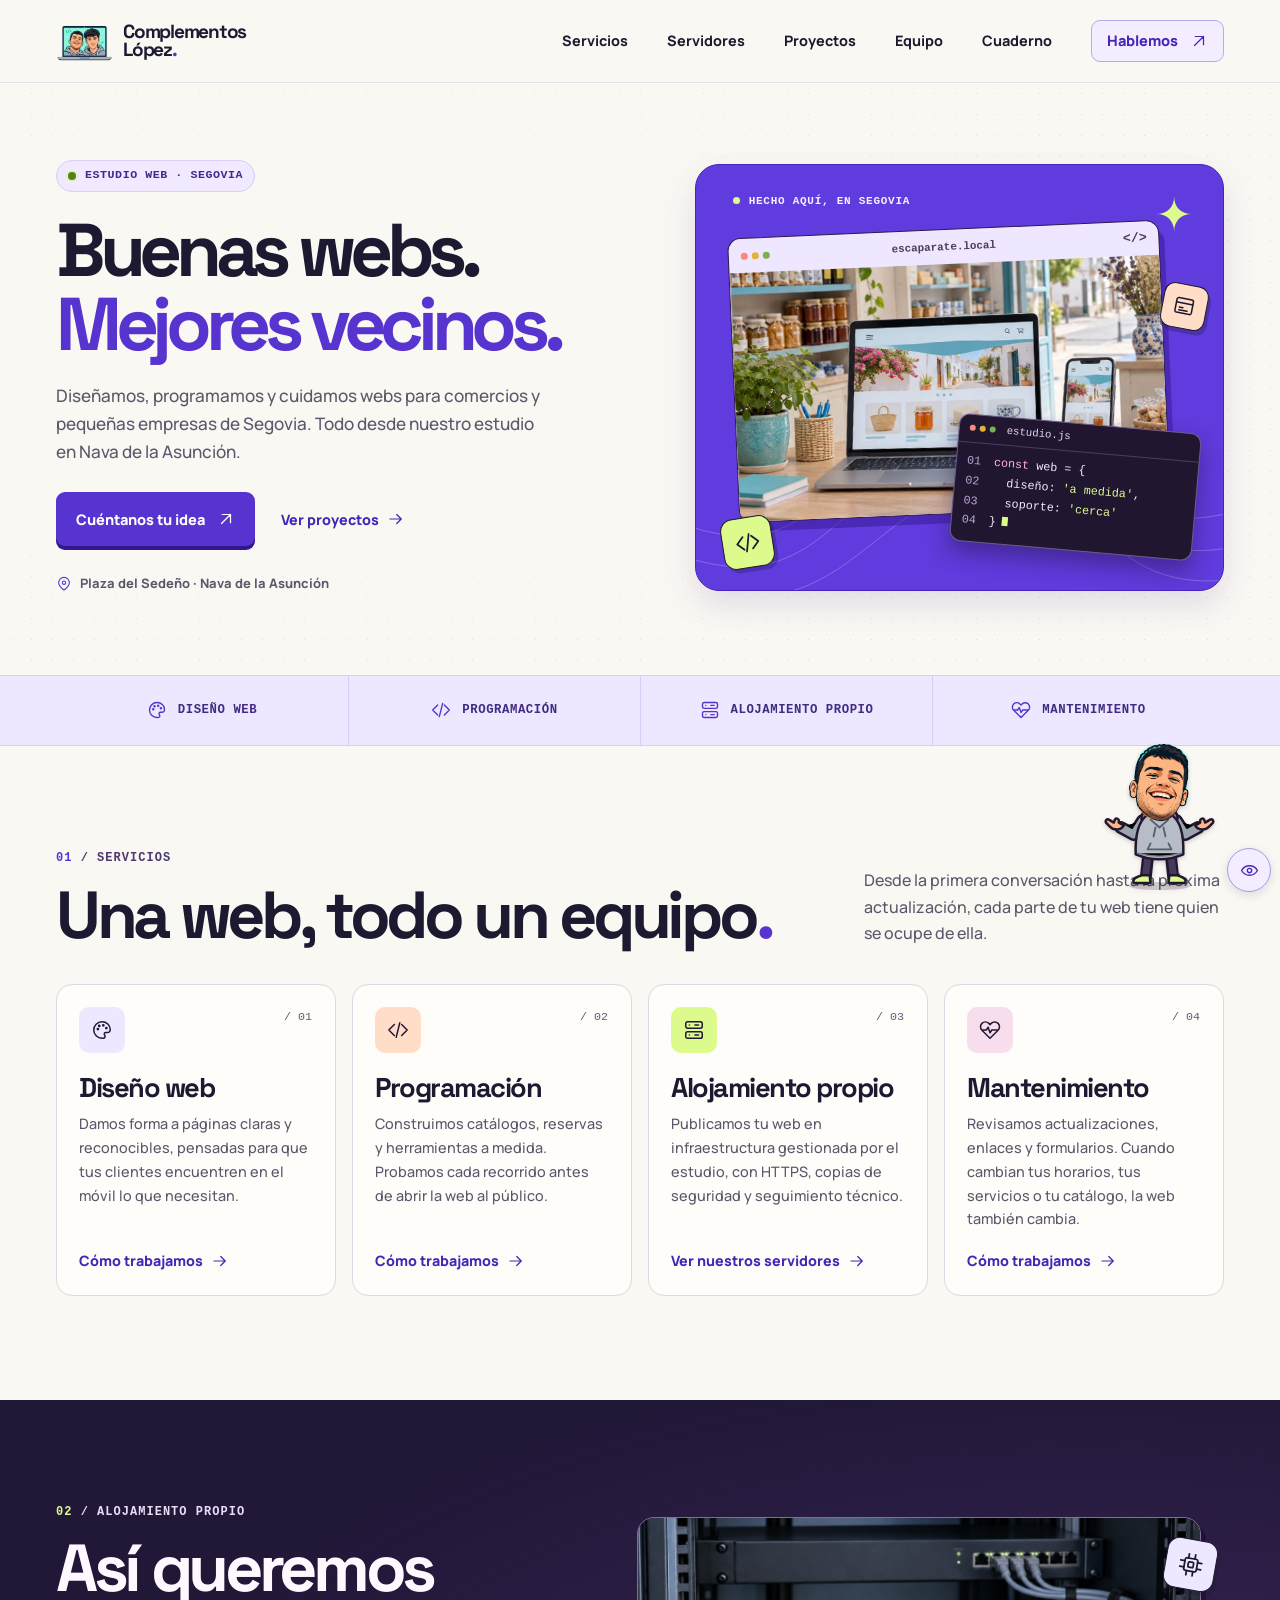
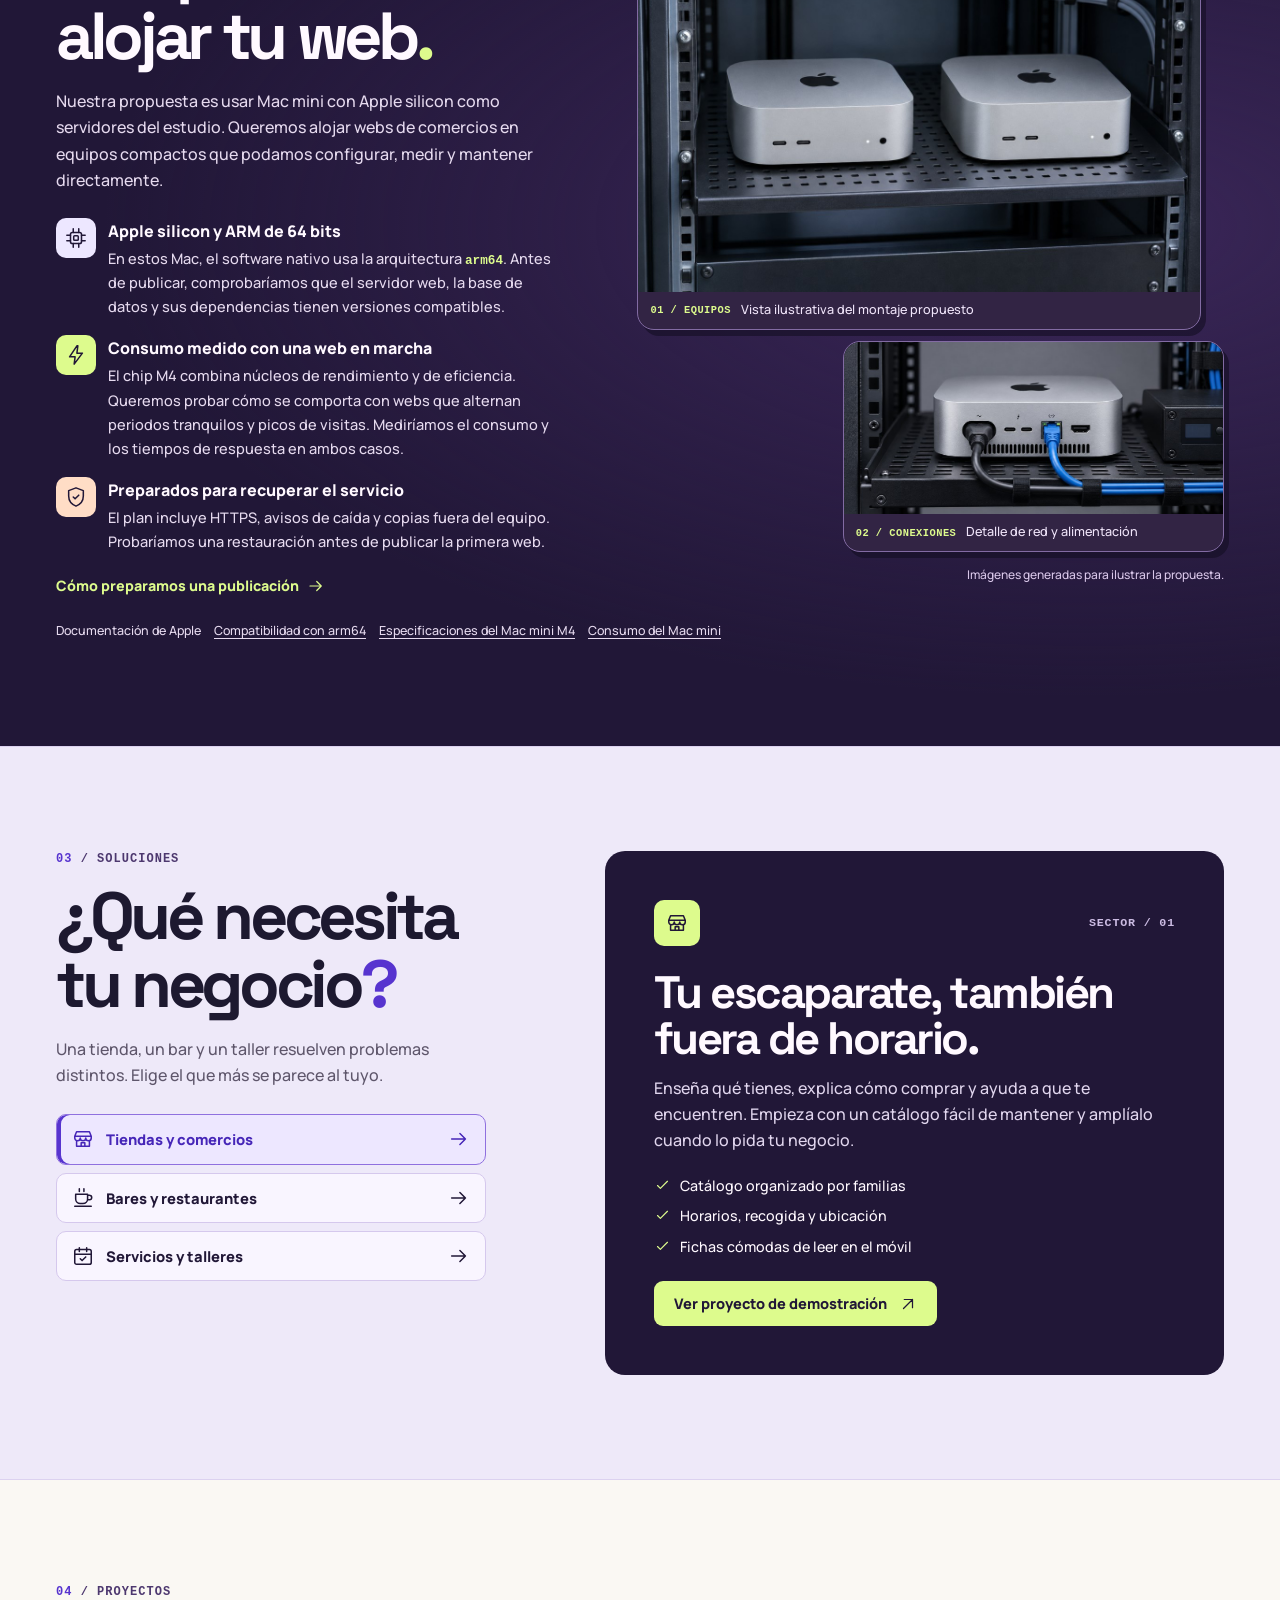
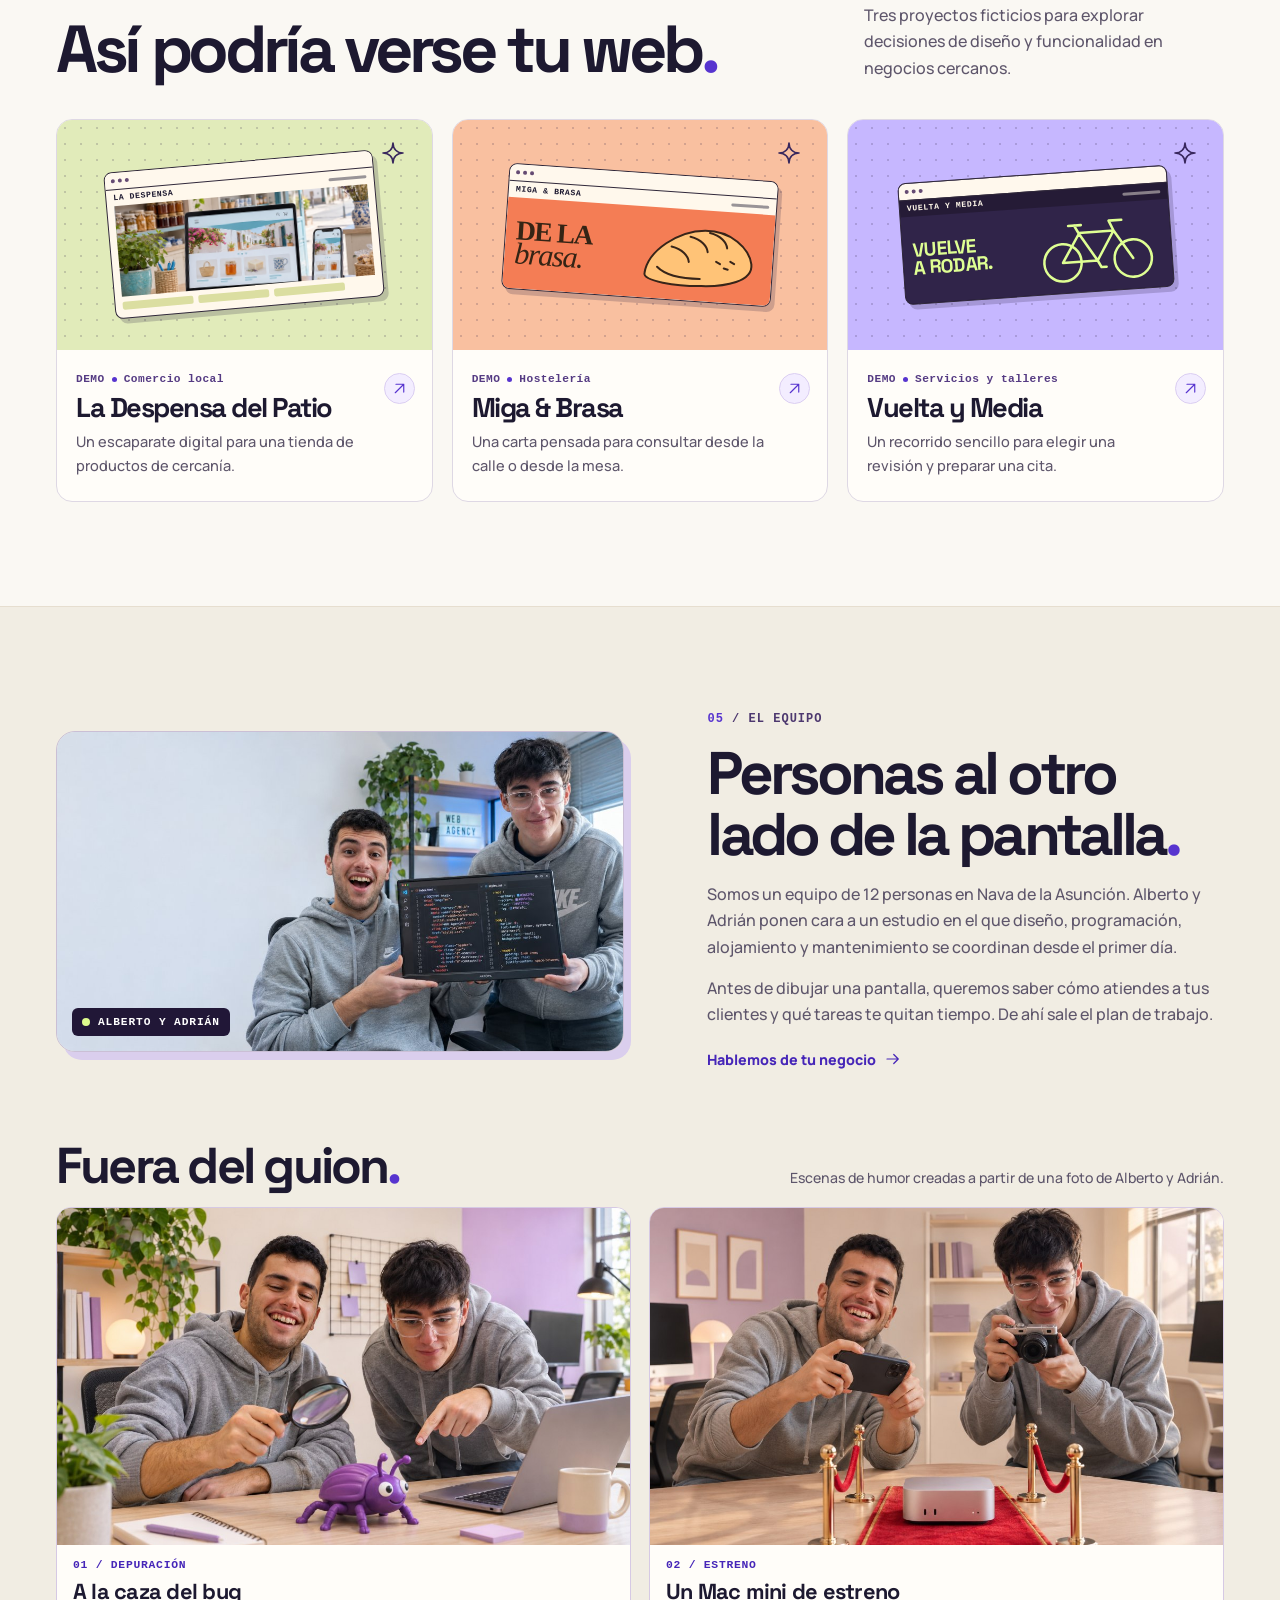
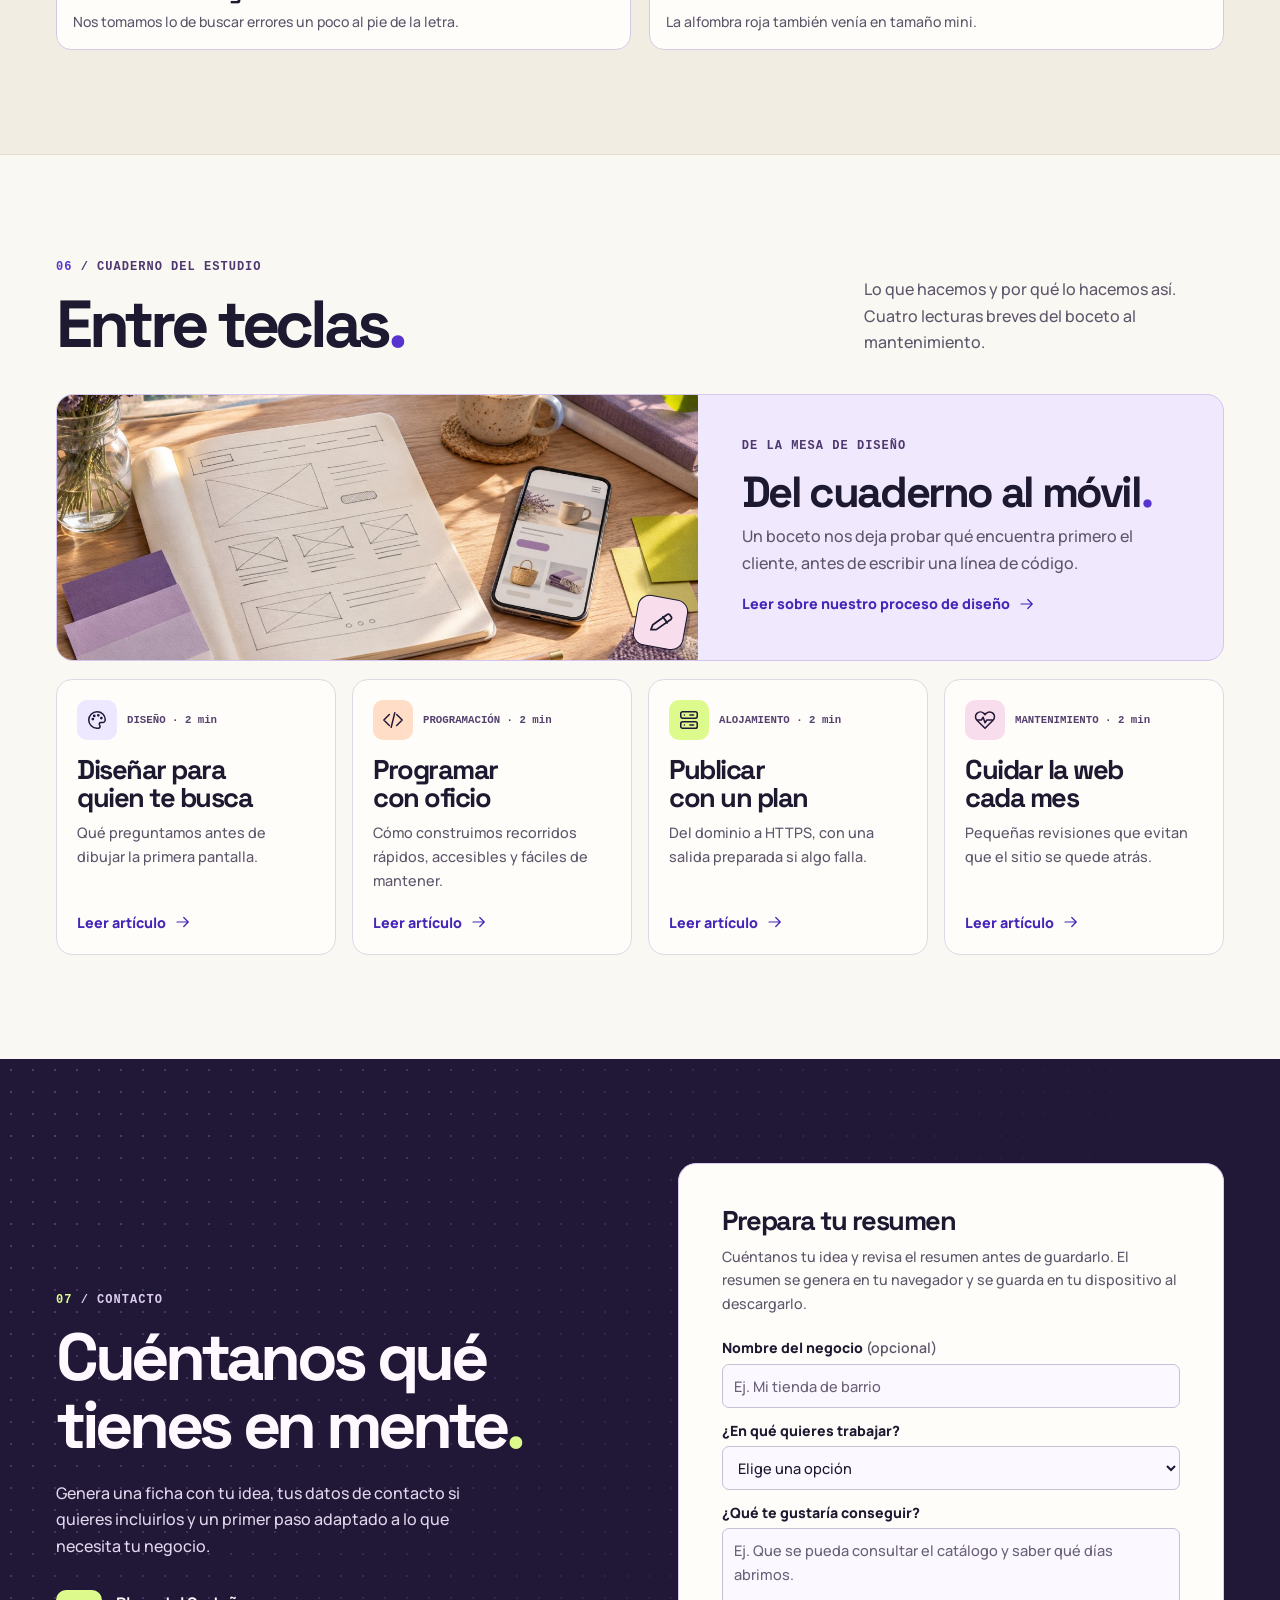
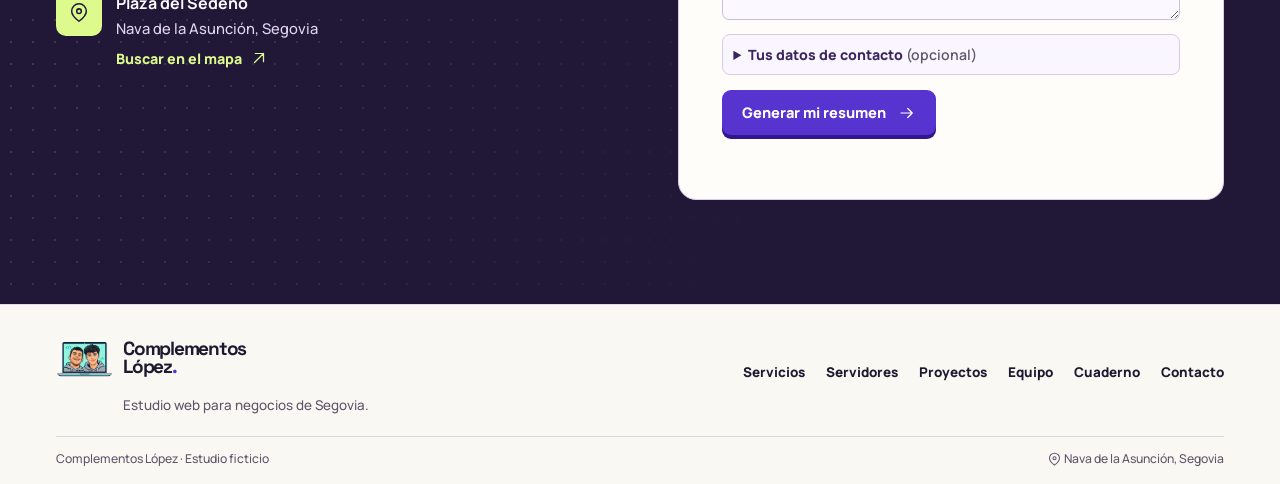
<file: index.html>
<!doctype html>
<html lang="es">
<head>
  <meta charset="utf-8">
  <meta name="viewport" content="width=device-width, initial-scale=1">
  <meta name="description" content="Diseño, programación, alojamiento propio y mantenimiento web para comercios y pequeñas empresas de Segovia.">
  <meta name="theme-color" content="#faf8f3">
  <title>Complementos López · Estudio web en Segovia</title>
  <link rel="icon" type="image/svg+xml" href="recursos/icono.svg">
  <link rel="stylesheet" href="estilos.css">
  <script src="sitio.js" defer></script>
</head>
<body>
<a class="skip" href="#contenido">Saltar al contenido</a>
<header class="site-header">
  <div class="shell header-row">
    <a class="brand" href="index.html" aria-label="Complementos López. Inicio"><img src="recursos/Logo-Complementos-Lopez.png" width="57" height="57" alt=""><span>Complementos <span>López<span class="brand-dot">.</span></span></span></a>
    <button class="menu-toggle" type="button" aria-expanded="false" aria-controls="navegacion"><span>Menú</span><svg class="icon " viewBox="0 0 24 24" fill="none" stroke="currentColor" stroke-width="1.65" stroke-linecap="round" stroke-linejoin="round" aria-hidden="true"><path d="M4 7h16M4 12h16M4 17h16"/></svg><svg class="icon " viewBox="0 0 24 24" fill="none" stroke="currentColor" stroke-width="1.65" stroke-linecap="round" stroke-linejoin="round" aria-hidden="true"><path d="m5 5 14 14m0-14L5 19"/></svg></button>
    <nav id="navegacion" class="site-nav" aria-label="Navegación principal">
      <a href="#servicios">Servicios</a>
      <a href="#servidores">Servidores</a><a href="#proyectos">Proyectos</a>
      <a href="#equipo">Equipo</a>
      <a href="#articulos">Cuaderno</a>
      <a class="button button-small button-header" href="#contacto">Hablemos <svg class="icon " viewBox="0 0 24 24" fill="none" stroke="currentColor" stroke-width="1.65" stroke-linecap="round" stroke-linejoin="round" aria-hidden="true"><path d="M6 18 18 6M7 6h11v11"/></svg></a>
    </nav>
  </div>
</header>
<main id="contenido" tabindex="-1">
<section class="hero">
  <div class="shell hero-grid">
    <div class="hero-copy">
      <p class="badge"><span></span> ESTUDIO WEB · SEGOVIA</p>
      <h1>Buenas webs.<br><em>Mejores vecinos.</em></h1>
      <p class="hero-description">Diseñamos, programamos y cuidamos webs para comercios y pequeñas empresas de Segovia. Todo desde nuestro estudio en Nava de la Asunción.</p>
      <div class="hero-actions">
        <a class="button button-primary" href="#contacto">Cuéntanos tu idea <svg class="icon " viewBox="0 0 24 24" fill="none" stroke="currentColor" stroke-width="1.65" stroke-linecap="round" stroke-linejoin="round" aria-hidden="true"><path d="M6 18 18 6M7 6h11v11"/></svg></a>
        <a class="text-link" href="#proyectos">Ver proyectos <svg class="icon " viewBox="0 0 24 24" fill="none" stroke="currentColor" stroke-width="1.65" stroke-linecap="round" stroke-linejoin="round" aria-hidden="true"><path d="M4 12h15m-6-6 6 6-6 6"/></svg></a>
      </div>
      <p class="hero-location"><svg class="icon " viewBox="0 0 24 24" fill="none" stroke="currentColor" stroke-width="1.65" stroke-linecap="round" stroke-linejoin="round" aria-hidden="true"><path d="M20 10c0 5-8 11-8 11s-8-6-8-11a8 8 0 1 1 16 0Z"/><circle cx="12" cy="10" r="2.5"/></svg> Plaza del Sedeño · Nava de la Asunción</p>
    </div>
    <div class="hero-art">
      <svg class="hero-line" viewBox="0 0 580 440" preserveAspectRatio="none" aria-hidden="true"><path d="M-23 369C158 436 141 260 315 271s122 124 279 88M-30 400c188 69 183-105 345-98s125 121 281 93M-20 428c182 75 216-99 348-92s121 110 266 93" fill="none" stroke="currentColor"/></svg>
      <span class="hero-art-label" aria-hidden="true"><span></span> HECHO AQUÍ, EN SEGOVIA</span>
      <span class="hero-spark" aria-hidden="true"><svg class="icon " viewBox="0 0 24 24" fill="none" stroke="currentColor" stroke-width="1.65" stroke-linecap="round" stroke-linejoin="round" aria-hidden="true"><path d="M12 2c0 6-4 10-10 10 6 0 10 4 10 10 0-6 4-10 10-10-6 0-10-4-10-10Z"/></svg></span>
      <div class="browser">
        <div class="browser-top" aria-hidden="true"><div class="browser-dots"><i></i><i></i><i></i></div><span>escaparate.local</span><span class="browser-code">&lt;/&gt;</span></div>
        <img src="recursos/comercio-local.jpg" alt="Un portátil y un móvil muestran la tienda web de un comercio de pueblo" width="1120" height="1400" fetchpriority="high">
      </div>
      <div class="code-window" aria-hidden="true">
        <div class="code-title"><i></i><i></i><i></i><span>estudio.js</span></div>
        <div class="code-lines"><span><b>01</b> <strong>const</strong> web = {</span><span><b>02</b> &nbsp; diseño: <em>'a medida'</em>,</span><span><b>03</b> &nbsp; soporte: <em>'cerca'</em></span><span><b>04</b> }<i class="cursor"></i></span></div>
      </div>
      <span class="float-sticker sticker-hero-code" aria-hidden="true"><svg class="icon" viewBox="0 0 24 24" fill="none" stroke="currentColor" stroke-width="1.65" stroke-linecap="round" stroke-linejoin="round" aria-hidden="true"><path d="m8 6-6 6 6 6m8-12 6 6-6 6m-2-14-4 16"/></svg></span>
      <span class="float-sticker sticker-hero-window" aria-hidden="true"><svg class="icon" viewBox="0 0 24 24" fill="none" stroke="currentColor" stroke-width="1.65" stroke-linecap="round" stroke-linejoin="round" aria-hidden="true"><rect x="3" y="4" width="18" height="16" rx="2"/><path d="M3 9h18m-14 5h4m-4 3h9"/></svg></span>
    </div>
  </div>
</section>
<nav class="service-strip" aria-label="Áreas del estudio">
  <div class="shell service-strip-inner">
    <a href="#diseno"><svg class="icon " viewBox="0 0 24 24" fill="none" stroke="currentColor" stroke-width="1.65" stroke-linecap="round" stroke-linejoin="round" aria-hidden="true"><path d="M12 3a9 9 0 1 0 0 18h1.4a2 2 0 0 0 1.5-3.3 1.8 1.8 0 0 1 1.4-3H18a3 3 0 0 0 3-3c0-5-4-8.7-9-8.7Z"/><path d="M7.5 11h.01M9 7.5h.01m4.4-.6h.01m3.3 3h.01" stroke-width="3"/></svg> DISEÑO WEB</a><a href="#programacion"><svg class="icon " viewBox="0 0 24 24" fill="none" stroke="currentColor" stroke-width="1.65" stroke-linecap="round" stroke-linejoin="round" aria-hidden="true"><path d="m8 6-6 6 6 6m8-12 6 6-6 6m-2-14-4 16"/></svg> PROGRAMACIÓN</a><a href="#servidores"><svg class="icon " viewBox="0 0 24 24" fill="none" stroke="currentColor" stroke-width="1.65" stroke-linecap="round" stroke-linejoin="round" aria-hidden="true"><rect x="3" y="3" width="18" height="7" rx="2"/><rect x="3" y="14" width="18" height="7" rx="2"/><path d="M7 6.5h.01M7 17.5h.01M13 6.5h4m-4 11h4"/></svg> ALOJAMIENTO PROPIO</a><a href="#mantenimiento"><svg class="icon " viewBox="0 0 24 24" fill="none" stroke="currentColor" stroke-width="1.65" stroke-linecap="round" stroke-linejoin="round" aria-hidden="true"><path d="M20.8 4.8a5.3 5.3 0 0 0-7.5 0L12 6.1l-1.3-1.3a5.3 5.3 0 0 0-7.5 7.5L12 21l8.8-8.7a5.3 5.3 0 0 0 0-7.5Z"/><path d="M4 12h4l2-3 2 6 2-3h6"/></svg> MANTENIMIENTO</a>
  </div>
</nav>
<section class="section services-section" id="servicios">
  <div class="shell">
    <div class="section-heading">
      <div><p class="kicker"><span>01</span> / SERVICIOS</p><h2>Una web, todo un equipo<span class="dot">.</span></h2></div>
      <p>Desde la primera conversación hasta la próxima actualización, cada parte de tu web tiene quien se ocupe de ella.</p>
    </div>
    <div class="service-grid">
      <article class="service-card" id="diseno">
        <span class="tile-icon lila"><svg class="icon " viewBox="0 0 24 24" fill="none" stroke="currentColor" stroke-width="1.65" stroke-linecap="round" stroke-linejoin="round" aria-hidden="true"><path d="M12 3a9 9 0 1 0 0 18h1.4a2 2 0 0 0 1.5-3.3 1.8 1.8 0 0 1 1.4-3H18a3 3 0 0 0 3-3c0-5-4-8.7-9-8.7Z"/><path d="M7.5 11h.01M9 7.5h.01m4.4-.6h.01m3.3 3h.01" stroke-width="3"/></svg></span><span class="card-index">/ 01</span>
        <h3>Diseño web</h3><p>Damos forma a páginas claras y reconocibles, pensadas para que tus clientes encuentren en el móvil lo que necesitan.</p>
        <a class="text-link" href="articulos/disenar-para-quien-te-busca.html">Cómo trabajamos <span class="sr-only">en diseño web</span><svg class="icon " viewBox="0 0 24 24" fill="none" stroke="currentColor" stroke-width="1.65" stroke-linecap="round" stroke-linejoin="round" aria-hidden="true"><path d="M4 12h15m-6-6 6 6-6 6"/></svg></a>
      </article>
      <article class="service-card" id="programacion">
        <span class="tile-icon melocoton"><svg class="icon " viewBox="0 0 24 24" fill="none" stroke="currentColor" stroke-width="1.65" stroke-linecap="round" stroke-linejoin="round" aria-hidden="true"><path d="m8 6-6 6 6 6m8-12 6 6-6 6m-2-14-4 16"/></svg></span><span class="card-index">/ 02</span>
        <h3>Programación</h3><p>Construimos catálogos, reservas y herramientas a medida. Probamos cada recorrido antes de abrir la web al público.</p>
        <a class="text-link" href="articulos/programar-con-oficio.html">Cómo trabajamos <span class="sr-only">en programación</span><svg class="icon " viewBox="0 0 24 24" fill="none" stroke="currentColor" stroke-width="1.65" stroke-linecap="round" stroke-linejoin="round" aria-hidden="true"><path d="M4 12h15m-6-6 6 6-6 6"/></svg></a>
      </article>
      <article class="service-card" id="alojamiento">
        <span class="tile-icon lima"><svg class="icon " viewBox="0 0 24 24" fill="none" stroke="currentColor" stroke-width="1.65" stroke-linecap="round" stroke-linejoin="round" aria-hidden="true"><rect x="3" y="3" width="18" height="7" rx="2"/><rect x="3" y="14" width="18" height="7" rx="2"/><path d="M7 6.5h.01M7 17.5h.01M13 6.5h4m-4 11h4"/></svg></span><span class="card-index">/ 03</span>
        <h3>Alojamiento propio</h3><p>Publicamos tu web en infraestructura gestionada por el estudio, con HTTPS, copias de seguridad y seguimiento técnico.</p>
        <a class="text-link" href="#servidores">Ver nuestros servidores <svg class="icon " viewBox="0 0 24 24" fill="none" stroke="currentColor" stroke-width="1.65" stroke-linecap="round" stroke-linejoin="round" aria-hidden="true"><path d="M4 12h15m-6-6 6 6-6 6"/></svg></a>
      </article>
      <article class="service-card" id="mantenimiento">
        <span class="tile-icon rosa"><svg class="icon " viewBox="0 0 24 24" fill="none" stroke="currentColor" stroke-width="1.65" stroke-linecap="round" stroke-linejoin="round" aria-hidden="true"><path d="M20.8 4.8a5.3 5.3 0 0 0-7.5 0L12 6.1l-1.3-1.3a5.3 5.3 0 0 0-7.5 7.5L12 21l8.8-8.7a5.3 5.3 0 0 0 0-7.5Z"/><path d="M4 12h4l2-3 2 6 2-3h6"/></svg></span><span class="card-index">/ 04</span>
        <h3>Mantenimiento</h3><p>Revisamos actualizaciones, enlaces y formularios. Cuando cambian tus horarios, tus servicios o tu catálogo, la web también cambia.</p>
        <a class="text-link" href="articulos/cuidar-la-web-cada-mes.html">Cómo trabajamos <span class="sr-only">en mantenimiento</span><svg class="icon " viewBox="0 0 24 24" fill="none" stroke="currentColor" stroke-width="1.65" stroke-linecap="round" stroke-linejoin="round" aria-hidden="true"><path d="M4 12h15m-6-6 6 6-6 6"/></svg></a>
      </article>
    </div>
  </div>
</section>
<section class="section hosting-section" id="servidores">
  <div class="shell">
    <div class="hosting-grid">
      <div class="hosting-copy">
        <p class="kicker"><span>02</span> / ALOJAMIENTO PROPIO</p>
        <h2>Así queremos alojar tu web<span>.</span></h2>
        <p class="hosting-lead">Nuestra propuesta es usar Mac mini con Apple silicon como servidores del estudio. Queremos alojar webs de comercios en equipos compactos que podamos configurar, medir y mantener directamente.</p>
        <ul class="hosting-points" role="list">
          <li><span class="tile-icon lila"><svg class="icon" viewBox="0 0 24 24" fill="none" stroke="currentColor" stroke-width="1.65" stroke-linecap="round" stroke-linejoin="round" aria-hidden="true"><rect x="6" y="6" width="12" height="12" rx="2"/><path d="M9 2v4m6-4v4M9 18v4m6-4v4M2 9h4m-4 6h4m12-6h4m-4 6h4"/><rect x="9.5" y="9.5" width="5" height="5" rx="1"/></svg></span><div><strong>Apple silicon y ARM de 64 bits</strong><p>En estos Mac, el software nativo usa la arquitectura <code>arm64</code>. Antes de publicar, comprobaríamos que el servidor web, la base de datos y sus dependencias tienen versiones compatibles.</p></div></li>
          <li><span class="tile-icon lima"><svg class="icon" viewBox="0 0 24 24" fill="none" stroke="currentColor" stroke-width="1.65" stroke-linecap="round" stroke-linejoin="round" aria-hidden="true"><path d="m13 2-8 12h6l-1 8 9-12h-6l1-8Z"/></svg></span><div><strong>Consumo medido con una web en marcha</strong><p>El chip M4 combina núcleos de rendimiento y de eficiencia. Queremos probar cómo se comporta con webs que alternan periodos tranquilos y picos de visitas. Mediríamos el consumo y los tiempos de respuesta en ambos casos.</p></div></li>
          <li><span class="tile-icon melocoton"><svg class="icon" viewBox="0 0 24 24" fill="none" stroke="currentColor" stroke-width="1.65" stroke-linecap="round" stroke-linejoin="round" aria-hidden="true"><path d="M12 2 4 5v6c0 5 3 9 8 11 5-2 8-6 8-11V5l-8-3Z"/><path d="m9 12 2 2 4-4"/></svg></span><div><strong>Preparados para recuperar el servicio</strong><p>El plan incluye HTTPS, avisos de caída y copias fuera del equipo. Probaríamos una restauración antes de publicar la primera web.</p></div></li>
        </ul>
        <a class="text-link hosting-more" href="articulos/publicar-sin-sustos.html">Cómo preparamos una publicación <svg class="icon" viewBox="0 0 24 24" fill="none" stroke="currentColor" stroke-width="1.65" stroke-linecap="round" stroke-linejoin="round" aria-hidden="true"><path d="M4 12h15m-6-6 6 6-6 6"/></svg></a>
      </div>
      <div class="hosting-photos">
        <figure class="hosting-photo hosting-photo-main">
          <img src="recursos/mac-mini-alojamiento.jpg" width="1200" height="800" loading="lazy" alt="Dos Mac mini en una bandeja ventilada del rack, debajo del equipo de red">
          <span class="float-sticker sticker-hosting" aria-hidden="true"><svg class="icon" viewBox="0 0 24 24" fill="none" stroke="currentColor" stroke-width="1.65" stroke-linecap="round" stroke-linejoin="round" aria-hidden="true"><rect x="6" y="6" width="12" height="12" rx="2"/><path d="M9 2v4m6-4v4M9 18v4m6-4v4M2 9h4m-4 6h4m12-6h4m-4 6h4"/><rect x="9.5" y="9.5" width="5" height="5" rx="1"/></svg></span>
          <figcaption><span>01 / EQUIPOS</span> Vista ilustrativa del montaje propuesto</figcaption>
        </figure>
        <figure class="hosting-photo hosting-photo-detail">
          <img src="recursos/mac-mini-medicion.jpg" width="960" height="540" loading="lazy" alt="Parte trasera de un Mac mini en el rack con los cables de red y alimentación conectados">
          <figcaption><span>02 / CONEXIONES</span> Detalle de red y alimentación</figcaption>
        </figure>
        <p class="hosting-credit">Imágenes generadas para ilustrar la propuesta.</p>
      </div>
    </div>
    <p class="hosting-sources">Documentación de Apple <a href="https://developer.apple.com/documentation/apple-silicon/porting-your-macos-apps-to-apple-silicon">Compatibilidad con arm64</a> <a href="https://support.apple.com/es-es/121555">Especificaciones del Mac mini M4</a> <a href="https://support.apple.com/es-es/103253">Consumo del Mac mini</a></p>
  </div>
</section>
<section class="section solutions-section" id="soluciones">
  <div class="shell solutions-grid">
    <div>
      <p class="kicker"><span>03</span> / SOLUCIONES</p><h2>¿Qué necesita<br>tu negocio<span class="dot">?</span></h2>
      <p class="section-lead">Una tienda, un bar y un taller resuelven problemas distintos. Elige el que más se parece al tuyo.</p>
      <div class="solution-nav" role="group" aria-label="Tipos de negocio">
        <a id="opcion-01" href="#solucion-01" data-solution="01"><svg class="icon " viewBox="0 0 24 24" fill="none" stroke="currentColor" stroke-width="1.65" stroke-linecap="round" stroke-linejoin="round" aria-hidden="true"><path d="M3 9l2-5h14l2 5v2a3 3 0 0 1-6 0 3 3 0 0 1-6 0 3 3 0 0 1-6 0V9Zm2 5v6h14v-6m-9 6v-4h4v4M3 9h18"/></svg><span>Tiendas y comercios</span><svg class="icon " viewBox="0 0 24 24" fill="none" stroke="currentColor" stroke-width="1.65" stroke-linecap="round" stroke-linejoin="round" aria-hidden="true"><path d="M4 12h15m-6-6 6 6-6 6"/></svg></a><a id="opcion-02" href="#solucion-02" data-solution="02"><svg class="icon " viewBox="0 0 24 24" fill="none" stroke="currentColor" stroke-width="1.65" stroke-linecap="round" stroke-linejoin="round" aria-hidden="true"><path d="M4 8h13v5a5 5 0 0 1-5 5H9a5 5 0 0 1-5-5V8Zm13 1h2a2.5 2.5 0 0 1 0 5h-2M3 21h18M8 2v3m5-3v3"/></svg><span>Bares y restaurantes</span><svg class="icon " viewBox="0 0 24 24" fill="none" stroke="currentColor" stroke-width="1.65" stroke-linecap="round" stroke-linejoin="round" aria-hidden="true"><path d="M4 12h15m-6-6 6 6-6 6"/></svg></a><a id="opcion-03" href="#solucion-03" data-solution="03"><svg class="icon " viewBox="0 0 24 24" fill="none" stroke="currentColor" stroke-width="1.65" stroke-linecap="round" stroke-linejoin="round" aria-hidden="true"><rect x="3" y="5" width="18" height="16" rx="2"/><path d="M16 3v4M8 3v4M3 10h18m-12 5 2 2 4-4"/></svg><span>Servicios y talleres</span><svg class="icon " viewBox="0 0 24 24" fill="none" stroke="currentColor" stroke-width="1.65" stroke-linecap="round" stroke-linejoin="round" aria-hidden="true"><path d="M4 12h15m-6-6 6 6-6 6"/></svg></a>
      </div>
    </div>
    <div class="solution-panels">
      <div id="solucion-01" class="solution-panel">
        <div class="solution-top"><span class="tile-icon lima"><svg class="icon " viewBox="0 0 24 24" fill="none" stroke="currentColor" stroke-width="1.65" stroke-linecap="round" stroke-linejoin="round" aria-hidden="true"><path d="M3 9l2-5h14l2 5v2a3 3 0 0 1-6 0 3 3 0 0 1-6 0 3 3 0 0 1-6 0V9Zm2 5v6h14v-6m-9 6v-4h4v4M3 9h18"/></svg></span><span>SECTOR / 01</span></div>
        <h3>Tu escaparate, también fuera de horario.</h3><p>Enseña qué tienes, explica cómo comprar y ayuda a que te encuentren. Empieza con un catálogo fácil de mantener y amplíalo cuando lo pida tu negocio.</p>
        <ul><li><svg class="icon " viewBox="0 0 24 24" fill="none" stroke="currentColor" stroke-width="1.65" stroke-linecap="round" stroke-linejoin="round" aria-hidden="true"><path d="m5 12 4 4L19 6"/></svg>Catálogo organizado por familias</li><li><svg class="icon " viewBox="0 0 24 24" fill="none" stroke="currentColor" stroke-width="1.65" stroke-linecap="round" stroke-linejoin="round" aria-hidden="true"><path d="m5 12 4 4L19 6"/></svg>Horarios, recogida y ubicación</li><li><svg class="icon " viewBox="0 0 24 24" fill="none" stroke="currentColor" stroke-width="1.65" stroke-linecap="round" stroke-linejoin="round" aria-hidden="true"><path d="m5 12 4 4L19 6"/></svg>Fichas cómodas de leer en el móvil</li></ul>
        <a class="button button-light" href="proyectos/la-despensa-del-patio.html">Ver proyecto de demostración <svg class="icon " viewBox="0 0 24 24" fill="none" stroke="currentColor" stroke-width="1.65" stroke-linecap="round" stroke-linejoin="round" aria-hidden="true"><path d="M6 18 18 6M7 6h11v11"/></svg></a>
      </div><div id="solucion-02" class="solution-panel">
        <div class="solution-top"><span class="tile-icon lima"><svg class="icon " viewBox="0 0 24 24" fill="none" stroke="currentColor" stroke-width="1.65" stroke-linecap="round" stroke-linejoin="round" aria-hidden="true"><path d="M4 8h13v5a5 5 0 0 1-5 5H9a5 5 0 0 1-5-5V8Zm13 1h2a2.5 2.5 0 0 1 0 5h-2M3 21h18M8 2v3m5-3v3"/></svg></span><span>SECTOR / 02</span></div>
        <h3>De la carta a la mesa en pocos pasos.</h3><p>Pon la carta, los horarios de cocina y la forma de reservar al alcance de quien te busca desde la calle. Deja las novedades a mano para cambiarlas cada semana.</p>
        <ul><li><svg class="icon " viewBox="0 0 24 24" fill="none" stroke="currentColor" stroke-width="1.65" stroke-linecap="round" stroke-linejoin="round" aria-hidden="true"><path d="m5 12 4 4L19 6"/></svg>Carta web con precios y alérgenos</li><li><svg class="icon " viewBox="0 0 24 24" fill="none" stroke="currentColor" stroke-width="1.65" stroke-linecap="round" stroke-linejoin="round" aria-hidden="true"><path d="m5 12 4 4L19 6"/></svg>Horarios de cocina y ubicación</li><li><svg class="icon " viewBox="0 0 24 24" fill="none" stroke="currentColor" stroke-width="1.65" stroke-linecap="round" stroke-linejoin="round" aria-hidden="true"><path d="m5 12 4 4L19 6"/></svg>Recorrido claro para reservar</li></ul>
        <a class="button button-light" href="proyectos/miga-y-brasa.html">Ver proyecto de demostración <svg class="icon " viewBox="0 0 24 24" fill="none" stroke="currentColor" stroke-width="1.65" stroke-linecap="round" stroke-linejoin="round" aria-hidden="true"><path d="M6 18 18 6M7 6h11v11"/></svg></a>
      </div><div id="solucion-03" class="solution-panel">
        <div class="solution-top"><span class="tile-icon lima"><svg class="icon " viewBox="0 0 24 24" fill="none" stroke="currentColor" stroke-width="1.65" stroke-linecap="round" stroke-linejoin="round" aria-hidden="true"><rect x="3" y="5" width="18" height="16" rx="2"/><path d="M16 3v4M8 3v4M3 10h18m-12 5 2 2 4-4"/></svg></span><span>SECTOR / 03</span></div>
        <h3>Que pedir cita sea tan fácil como encontrarte.</h3><p>Aclara qué arreglas, qué incluye cada servicio y cómo preparar una visita. Recoge los datos justos para poder atender cada solicitud.</p>
        <ul><li><svg class="icon " viewBox="0 0 24 24" fill="none" stroke="currentColor" stroke-width="1.65" stroke-linecap="round" stroke-linejoin="round" aria-hidden="true"><path d="m5 12 4 4L19 6"/></svg>Servicios y preguntas frecuentes</li><li><svg class="icon " viewBox="0 0 24 24" fill="none" stroke="currentColor" stroke-width="1.65" stroke-linecap="round" stroke-linejoin="round" aria-hidden="true"><path d="m5 12 4 4L19 6"/></svg>Solicitud de cita orientada al trabajo</li><li><svg class="icon " viewBox="0 0 24 24" fill="none" stroke="currentColor" stroke-width="1.65" stroke-linecap="round" stroke-linejoin="round" aria-hidden="true"><path d="m5 12 4 4L19 6"/></svg>Preparación y seguimiento de la visita</li></ul>
        <a class="button button-light" href="proyectos/vuelta-y-media.html">Ver proyecto de demostración <svg class="icon " viewBox="0 0 24 24" fill="none" stroke="currentColor" stroke-width="1.65" stroke-linecap="round" stroke-linejoin="round" aria-hidden="true"><path d="M6 18 18 6M7 6h11v11"/></svg></a>
      </div>
    </div>
  </div>
</section>
<section class="section projects-section" id="proyectos">
  <div class="shell">
    <div class="section-heading"><div><p class="kicker"><span>04</span> / PROYECTOS</p><h2>Así podría verse tu web<span class="dot">.</span></h2></div><p>Tres proyectos ficticios para explorar decisiones de diseño y funcionalidad en negocios cercanos.</p></div>
    <div class="projects-grid">
      <article class="project-card"><a href="proyectos/la-despensa-del-patio.html"><div class="project-art despensa" aria-hidden="true"><div class="mock-window"><div class="mock-bar"><span></span><span></span><span></span></div><div class="mock-brand">LA DESPENSA<i></i></div><div class="mock-shop"><div class="mock-photo"></div><div class="mock-shop-caption"><i></i><i></i><i></i></div></div></div><span class="mock-spark"><svg class="icon " viewBox="0 0 24 24" fill="none" stroke="currentColor" stroke-width="1.65" stroke-linecap="round" stroke-linejoin="round" aria-hidden="true"><path d="M12 2c0 6-4 10-10 10 6 0 10 4 10 10 0-6 4-10 10-10-6 0-10-4-10-10Z"/></svg></span></div><div class="project-copy"><p class="project-tag">DEMO <span></span> Comercio local</p><h3>La Despensa del Patio</h3><p>Un escaparate digital para una tienda de productos de cercanía.</p><span class="project-arrow"><svg class="icon " viewBox="0 0 24 24" fill="none" stroke="currentColor" stroke-width="1.65" stroke-linecap="round" stroke-linejoin="round" aria-hidden="true"><path d="M6 18 18 6M7 6h11v11"/></svg></span></div></a></article><article class="project-card"><a href="proyectos/miga-y-brasa.html"><div class="project-art miga" aria-hidden="true"><div class="mock-window"><div class="mock-bar"><span></span><span></span><span></span></div><div class="mock-brand">MIGA & BRASA<i></i></div><div class="mock-food"><span>DE LA<br><em>brasa.</em></span><svg viewBox="0 0 126 80" fill="none"><path d="M10 61C12 38 41 17 67 15c26-2 45 15 48 30 3 17-24 24-48 25-25 2-58-1-57-9Z" fill="#ffc377" stroke="#382519" stroke-width="2"/><path d="M35 33c11 2 17 8 18 14m0-25c11 2 17 8 18 14m1-19c11 2 17 8 18 14M22 54c9 8 27 10 43 9m29-19 4 2m-10 5 4 1m-12-7 4 2" stroke="#382519" stroke-width="2" stroke-linecap="round"/></svg></div></div><span class="mock-spark"><svg class="icon " viewBox="0 0 24 24" fill="none" stroke="currentColor" stroke-width="1.65" stroke-linecap="round" stroke-linejoin="round" aria-hidden="true"><path d="M12 2c0 6-4 10-10 10 6 0 10 4 10 10 0-6 4-10 10-10-6 0-10-4-10-10Z"/></svg></span></div><div class="project-copy"><p class="project-tag">DEMO <span></span> Hostelería</p><h3>Miga & Brasa</h3><p>Una carta pensada para consultar desde la calle o desde la mesa.</p><span class="project-arrow"><svg class="icon " viewBox="0 0 24 24" fill="none" stroke="currentColor" stroke-width="1.65" stroke-linecap="round" stroke-linejoin="round" aria-hidden="true"><path d="M6 18 18 6M7 6h11v11"/></svg></span></div></a></article><article class="project-card"><a href="proyectos/vuelta-y-media.html"><div class="project-art vuelta" aria-hidden="true"><div class="mock-window"><div class="mock-bar"><span></span><span></span><span></span></div><div class="mock-brand">VUELTA Y MEDIA<i></i></div><div class="mock-bike"><strong>VUELVE<br>A RODAR.</strong><svg viewBox="0 0 150 90" fill="none"><g stroke="#dfff93" stroke-width="3" stroke-linecap="round" stroke-linejoin="round"><circle cx="33" cy="61" r="22"/><circle cx="116" cy="61" r="22"/><path d="m33 61 21-33 20 33H33m41 0 21-34H54m62 34L95 27l-5-12h15M54 28l-5-10m-7 0h15m17 43 4 8h6"/></g></svg></div></div><span class="mock-spark"><svg class="icon " viewBox="0 0 24 24" fill="none" stroke="currentColor" stroke-width="1.65" stroke-linecap="round" stroke-linejoin="round" aria-hidden="true"><path d="M12 2c0 6-4 10-10 10 6 0 10 4 10 10 0-6 4-10 10-10-6 0-10-4-10-10Z"/></svg></span></div><div class="project-copy"><p class="project-tag">DEMO <span></span> Servicios y talleres</p><h3>Vuelta y Media</h3><p>Un recorrido sencillo para elegir una revisión y preparar una cita.</p><span class="project-arrow"><svg class="icon " viewBox="0 0 24 24" fill="none" stroke="currentColor" stroke-width="1.65" stroke-linecap="round" stroke-linejoin="round" aria-hidden="true"><path d="M6 18 18 6M7 6h11v11"/></svg></span></div></a></article>
    </div>
  </div>
</section>
<section class="section team-section" id="equipo">
  <div class="shell team-grid">
    <figure class="team-photo"><img src="recursos/alberto-y-adrian.jpg" width="1120" height="630" loading="lazy" alt="Alberto y Adrián enseñan un portátil con código, en una imagen de presentación del estudio"><figcaption><span></span> ALBERTO Y ADRIÁN</figcaption></figure>
    <div class="team-copy"><p class="kicker"><span>05</span> / EL EQUIPO</p><h2>Personas al otro lado de la pantalla<span class="dot">.</span></h2><p>Somos un equipo de 12 personas en Nava de la Asunción. Alberto y Adrián ponen cara a un estudio en el que diseño, programación, alojamiento y mantenimiento se coordinan desde el primer día.</p><p>Antes de dibujar una pantalla, queremos saber cómo atiendes a tus clientes y qué tareas te quitan tiempo. De ahí sale el plan de trabajo.</p><a class="text-link" href="#contacto">Hablemos de tu negocio <svg class="icon " viewBox="0 0 24 24" fill="none" stroke="currentColor" stroke-width="1.65" stroke-linecap="round" stroke-linejoin="round" aria-hidden="true"><path d="M4 12h15m-6-6 6 6-6 6"/></svg></a></div>
  </div>
  <div class="shell team-gallery">
    <div class="team-gallery-heading">
      <h3>Fuera del guion<span class="dot">.</span></h3>
      <p>Escenas de humor creadas a partir de una foto de Alberto y Adrián.</p>
    </div>
    <div class="team-gallery-grid">
      <figure class="team-outtake">
        <img src="recursos/equipo-caza-del-bug.jpg" width="1080" height="720" loading="lazy" alt="Alberto y Adrián investigan con una lupa un escarabajo morado de juguete junto a un portátil">
        <figcaption><span>01 / DEPURACIÓN</span><strong>A la caza del bug</strong><p>Nos tomamos lo de buscar errores un poco al pie de la letra.</p></figcaption>
      </figure>
      <figure class="team-outtake">
        <img src="recursos/equipo-estreno-mac-mini.jpg" width="1080" height="720" loading="lazy" alt="Alberto y Adrián hacen de fotógrafos ante un Mac mini sobre una alfombra roja en miniatura">
        <figcaption><span>02 / ESTRENO</span><strong>Un Mac mini de estreno</strong><p>La alfombra roja también venía en tamaño mini.</p></figcaption>
      </figure>
    </div>
  </div>
</section>
<section class="section journal-section" id="articulos">
  <div class="shell">
    <div class="section-heading"><div><p class="kicker"><span>06</span> / CUADERNO DEL ESTUDIO</p><h2>Entre teclas<span class="dot">.</span></h2></div><p>Lo que hacemos y por qué lo hacemos así. Cuatro lecturas breves del boceto al mantenimiento.</p></div>
    <a class="journal-feature" href="articulos/disenar-para-quien-te-busca.html">
      <div class="journal-feature-image">
        <img src="recursos/mesa-de-diseno.jpg" width="1200" height="800" loading="lazy" alt="Bocetos de una web de comercio junto a su versión para móvil">
        <span class="float-sticker sticker-journal" aria-hidden="true"><svg class="icon" viewBox="0 0 24 24" fill="none" stroke="currentColor" stroke-width="1.65" stroke-linecap="round" stroke-linejoin="round" aria-hidden="true"><path d="m13 6 5 5M4 20l5-1L21 7a2 2 0 0 0 0-2l-2-2a2 2 0 0 0-2 0L5 15l-1 5Z"/></svg></span>
      </div>
      <div class="journal-feature-copy">
        <p class="kicker">DE LA MESA DE DISEÑO</p>
        <h3>Del cuaderno al móvil<span class="dot">.</span></h3>
        <p>Un boceto nos deja probar qué encuentra primero el cliente, antes de escribir una línea de código.</p>
        <span class="text-link">Leer sobre nuestro proceso de diseño <svg class="icon" viewBox="0 0 24 24" fill="none" stroke="currentColor" stroke-width="1.65" stroke-linecap="round" stroke-linejoin="round" aria-hidden="true"><path d="M4 12h15m-6-6 6 6-6 6"/></svg></span>
      </div>
    </a>
    <div class="journal-grid">
      <article class="journal-card"><a href="articulos/disenar-para-quien-te-busca.html"><div class="journal-top"><span class="tile-icon lila"><svg class="icon " viewBox="0 0 24 24" fill="none" stroke="currentColor" stroke-width="1.65" stroke-linecap="round" stroke-linejoin="round" aria-hidden="true"><path d="M12 3a9 9 0 1 0 0 18h1.4a2 2 0 0 0 1.5-3.3 1.8 1.8 0 0 1 1.4-3H18a3 3 0 0 0 3-3c0-5-4-8.7-9-8.7Z"/><path d="M7.5 11h.01M9 7.5h.01m4.4-.6h.01m3.3 3h.01" stroke-width="3"/></svg></span><span>DISEÑO · 2 min</span></div><h3>Diseñar para quien te busca</h3><p>Qué preguntamos antes de dibujar la primera pantalla.</p><span class="text-link">Leer artículo <svg class="icon " viewBox="0 0 24 24" fill="none" stroke="currentColor" stroke-width="1.65" stroke-linecap="round" stroke-linejoin="round" aria-hidden="true"><path d="M4 12h15m-6-6 6 6-6 6"/></svg></span></a></article><article class="journal-card"><a href="articulos/programar-con-oficio.html"><div class="journal-top"><span class="tile-icon melocoton"><svg class="icon " viewBox="0 0 24 24" fill="none" stroke="currentColor" stroke-width="1.65" stroke-linecap="round" stroke-linejoin="round" aria-hidden="true"><path d="m8 6-6 6 6 6m8-12 6 6-6 6m-2-14-4 16"/></svg></span><span>PROGRAMACIÓN · 2 min</span></div><h3>Programar con oficio</h3><p>Cómo construimos recorridos rápidos, accesibles y fáciles de mantener.</p><span class="text-link">Leer artículo <svg class="icon " viewBox="0 0 24 24" fill="none" stroke="currentColor" stroke-width="1.65" stroke-linecap="round" stroke-linejoin="round" aria-hidden="true"><path d="M4 12h15m-6-6 6 6-6 6"/></svg></span></a></article><article class="journal-card"><a href="articulos/publicar-sin-sustos.html"><div class="journal-top"><span class="tile-icon lima"><svg class="icon " viewBox="0 0 24 24" fill="none" stroke="currentColor" stroke-width="1.65" stroke-linecap="round" stroke-linejoin="round" aria-hidden="true"><rect x="3" y="3" width="18" height="7" rx="2"/><rect x="3" y="14" width="18" height="7" rx="2"/><path d="M7 6.5h.01M7 17.5h.01M13 6.5h4m-4 11h4"/></svg></span><span>ALOJAMIENTO · 2 min</span></div><h3>Publicar con un plan</h3><p>Del dominio a HTTPS, con una salida preparada si algo falla.</p><span class="text-link">Leer artículo <svg class="icon " viewBox="0 0 24 24" fill="none" stroke="currentColor" stroke-width="1.65" stroke-linecap="round" stroke-linejoin="round" aria-hidden="true"><path d="M4 12h15m-6-6 6 6-6 6"/></svg></span></a></article><article class="journal-card"><a href="articulos/cuidar-la-web-cada-mes.html"><div class="journal-top"><span class="tile-icon rosa"><svg class="icon " viewBox="0 0 24 24" fill="none" stroke="currentColor" stroke-width="1.65" stroke-linecap="round" stroke-linejoin="round" aria-hidden="true"><path d="M20.8 4.8a5.3 5.3 0 0 0-7.5 0L12 6.1l-1.3-1.3a5.3 5.3 0 0 0-7.5 7.5L12 21l8.8-8.7a5.3 5.3 0 0 0 0-7.5Z"/><path d="M4 12h4l2-3 2 6 2-3h6"/></svg></span><span>MANTENIMIENTO · 2 min</span></div><h3>Cuidar la web cada mes</h3><p>Pequeñas revisiones que evitan que el sitio se quede atrás.</p><span class="text-link">Leer artículo <svg class="icon " viewBox="0 0 24 24" fill="none" stroke="currentColor" stroke-width="1.65" stroke-linecap="round" stroke-linejoin="round" aria-hidden="true"><path d="M4 12h15m-6-6 6 6-6 6"/></svg></span></a></article>
    </div>
  </div>
</section>
<section class="section contact-section" id="contacto">
  <div class="shell contact-grid">
    <div class="contact-copy"><p class="kicker"><span>07</span> / CONTACTO</p><h2>Cuéntanos qué tienes en mente<span>.</span></h2><p>Genera una ficha con tu idea, tus datos de contacto si quieres incluirlos y un primer paso adaptado a lo que necesita tu negocio.</p>
      <div class="address" id="direccion-estudio"><span class="tile-icon lima"><svg class="icon " viewBox="0 0 24 24" fill="none" stroke="currentColor" stroke-width="1.65" stroke-linecap="round" stroke-linejoin="round" aria-hidden="true"><path d="M20 10c0 5-8 11-8 11s-8-6-8-11a8 8 0 1 1 16 0Z"/><circle cx="12" cy="10" r="2.5"/></svg></span><div><strong>Plaza del Sedeño</strong><p>Nava de la Asunción, Segovia</p><a href="https://www.google.com/maps/search/?api=1&amp;query=Plaza+del+Sede%C3%B1o%2C+Nava+de+la+Asunci%C3%B3n%2C+Segovia" class="text-link">Buscar en el mapa <svg class="icon " viewBox="0 0 24 24" fill="none" stroke="currentColor" stroke-width="1.65" stroke-linecap="round" stroke-linejoin="round" aria-hidden="true"><path d="M6 18 18 6M7 6h11v11"/></svg></a></div></div>
    </div>
    <div class="contact-card">
      <h3>Prepara tu resumen</h3>
      <p id="aviso-local">Cuéntanos tu idea y revisa el resumen antes de guardarlo. El resumen se genera en tu navegador y se guarda en tu dispositivo al descargarlo.</p>
      <form id="brief" aria-describedby="aviso-local">
        <label for="negocio">Nombre del negocio <span>(opcional)</span></label>
        <input id="negocio" name="negocio" maxlength="120" autocomplete="organization" placeholder="Ej. Mi tienda de barrio">
        <label for="necesidad">¿En qué quieres trabajar?</label>
        <select id="necesidad" name="necesidad" required>
          <option value="">Elige una opción</option><option>Una web nueva</option><option>Mejorar mi web actual</option><option>Alojamiento y mantenimiento</option><option>Explorar opciones</option>
        </select>
        <label for="idea">¿Qué te gustaría conseguir?</label>
        <textarea id="idea" name="idea" rows="3" maxlength="2000" required placeholder="Ej. Que se pueda consultar el catálogo y saber qué días abrimos."></textarea>
        <details class="brief-contact">
          <summary>Tus datos de contacto <span>(opcional)</span></summary>
          <label for="nombre">Persona de contacto</label>
          <input id="nombre" name="nombre" autocomplete="name" maxlength="120">
          <div class="brief-contact-grid">
            <div><label for="correo">Correo electrónico</label><input id="correo" name="correo" type="email" autocomplete="email" maxlength="200"></div>
            <div><label for="telefono">Teléfono</label><input id="telefono" name="telefono" type="tel" autocomplete="tel" maxlength="45"></div>
          </div>
        </details>
        <button class="button button-primary" id="generar" type="submit" disabled>Generar mi resumen <svg class="icon" viewBox="0 0 24 24" fill="none" stroke="currentColor" stroke-width="1.65" stroke-linecap="round" stroke-linejoin="round" aria-hidden="true"><path d="M4 12h15m-6-6 6 6-6 6"/></svg></button>
      </form>
      <section class="brief-preview" id="brief-preview" aria-labelledby="brief-heading" hidden>
        <h4 id="brief-heading" tabindex="-1">Revisa tu resumen</h4>
        <pre id="brief-output"></pre>
        <button class="button button-primary" id="descargar" type="button">Descargar mi resumen <svg class="icon" viewBox="0 0 24 24" fill="none" stroke="currentColor" stroke-width="1.65" stroke-linecap="round" stroke-linejoin="round" aria-hidden="true"><path d="M12 3v12m-4-4 4 4 4-4M4 16v4h16v-4"/></svg></button>
      </section>
      <p id="brief-status" class="form-status" role="status"></p>
      <noscript><p>Activa JavaScript para generar y descargar el resumen.</p></noscript>
    </div>
  </div>
</section>
</main>
<footer class="site-footer">
  <div class="shell">
    <div class="footer-top">
      <div><a class="brand" href="index.html" aria-label="Complementos López. Inicio"><img src="recursos/Logo-Complementos-Lopez.png" width="57" height="57" alt=""><span>Complementos <span>López<span class="brand-dot">.</span></span></span></a><p>Estudio web para negocios de Segovia.</p></div>
      <nav aria-label="Navegación del pie"><a href="#servicios">Servicios</a><a href="#servidores">Servidores</a><a href="#proyectos">Proyectos</a><a href="#equipo">Equipo</a><a href="#articulos">Cuaderno</a><a href="#contacto">Contacto</a></nav>
    </div>
    <div class="footer-bottom"><span>Complementos López · Estudio ficticio</span><span><svg class="icon " viewBox="0 0 24 24" fill="none" stroke="currentColor" stroke-width="1.65" stroke-linecap="round" stroke-linejoin="round" aria-hidden="true"><path d="M20 10c0 5-8 11-8 11s-8-6-8-11a8 8 0 1 1 16 0Z"/><circle cx="12" cy="10" r="2.5"/></svg> Nava de la Asunción, Segovia</span></div>
  </div>
</footer>
</body>
</html>
</file>
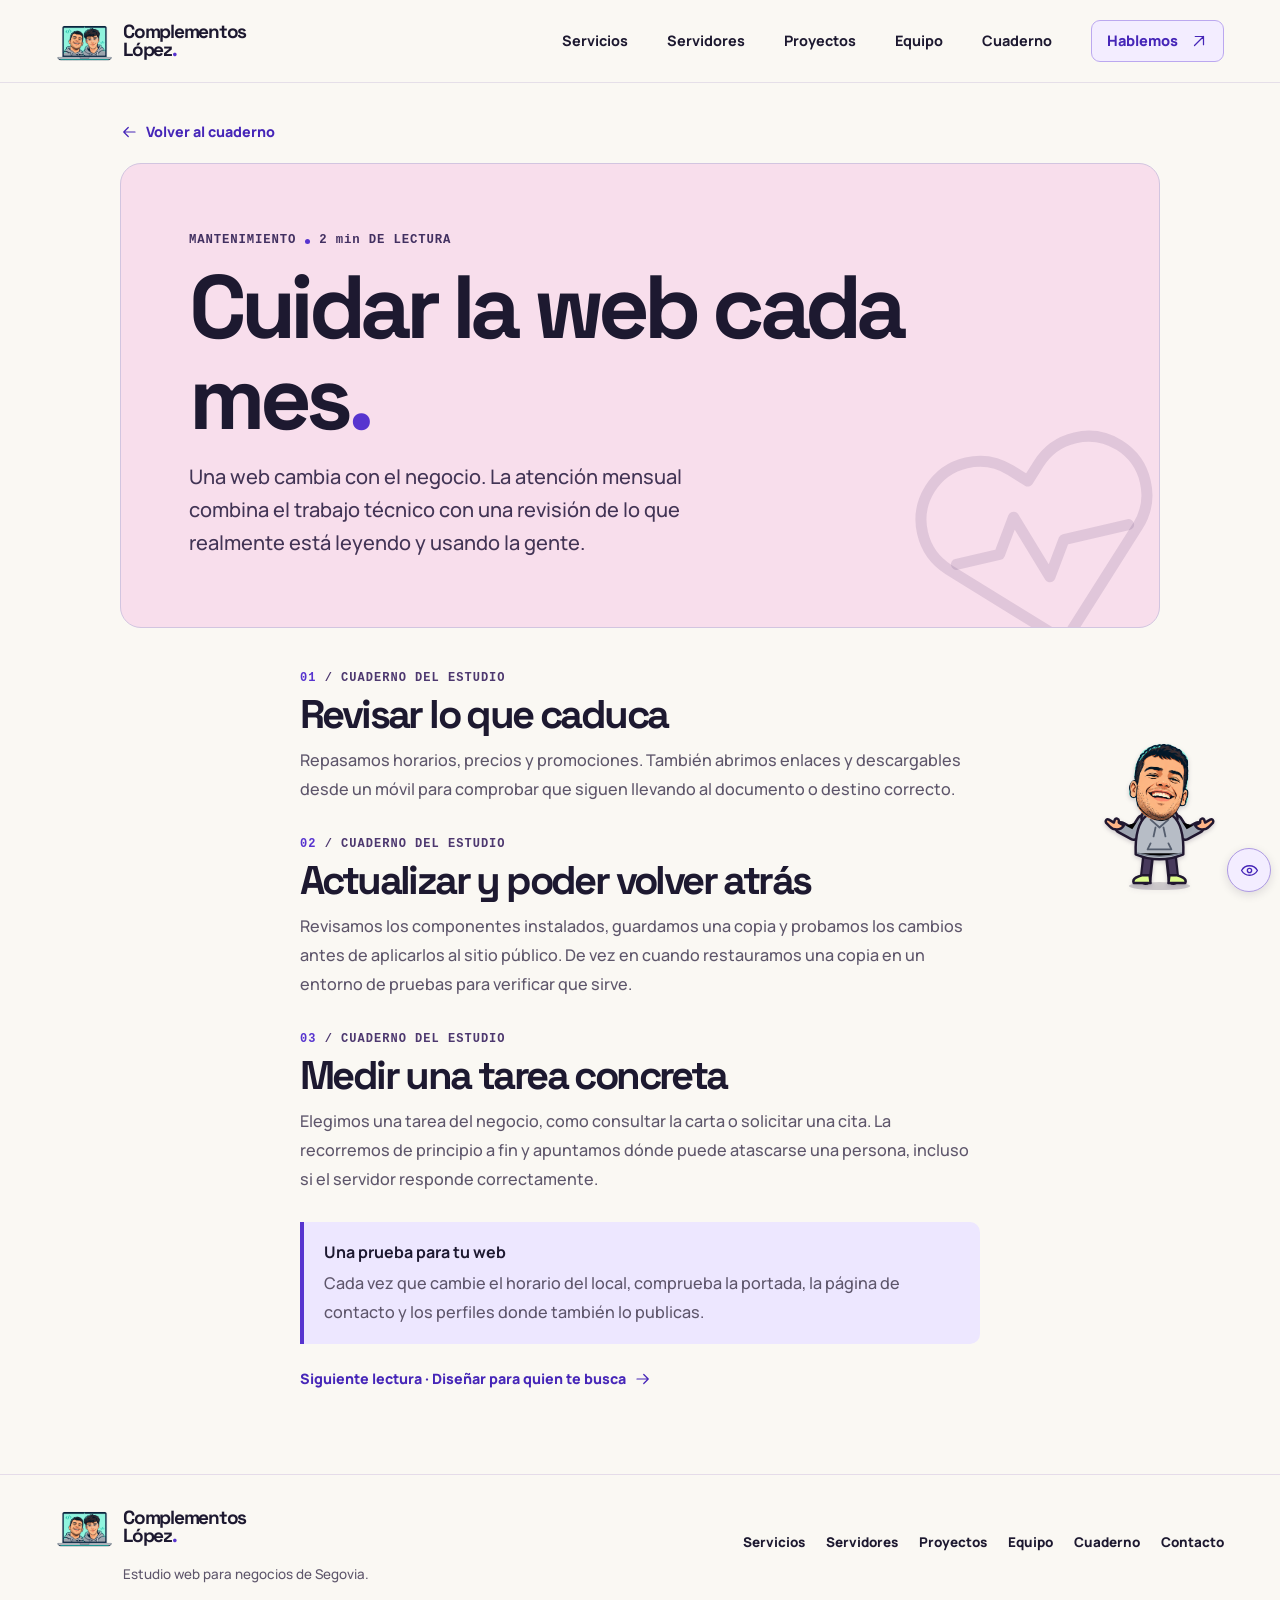
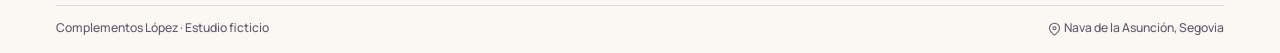
<file: articulos/cuidar-la-web-cada-mes.html>
<!doctype html>
<html lang="es">
<head>
  <meta charset="utf-8">
  <meta name="viewport" content="width=device-width, initial-scale=1">
  <meta name="description" content="Pequeñas revisiones que evitan que el sitio se quede atrás.">
  <meta name="theme-color" content="#faf8f3">
  <title>Cuidar la web cada mes · Cuaderno de Complementos López</title>
  <link rel="icon" type="image/svg+xml" href="../recursos/icono.svg">
  <link rel="stylesheet" href="../estilos.css">
  <script src="../sitio.js" defer></script>
</head>
<body>
<a class="skip" href="#contenido">Saltar al contenido</a>
<header class="site-header">
  <div class="shell header-row">
    <a class="brand" href="../index.html" aria-label="Complementos López. Inicio"><img src="../recursos/Logo-Complementos-Lopez.png" width="57" height="57" alt=""><span>Complementos <span>López<span class="brand-dot">.</span></span></span></a>
    <button class="menu-toggle" type="button" aria-expanded="false" aria-controls="navegacion"><span>Menú</span><svg class="icon " viewBox="0 0 24 24" fill="none" stroke="currentColor" stroke-width="1.65" stroke-linecap="round" stroke-linejoin="round" aria-hidden="true"><path d="M4 7h16M4 12h16M4 17h16"/></svg><svg class="icon " viewBox="0 0 24 24" fill="none" stroke="currentColor" stroke-width="1.65" stroke-linecap="round" stroke-linejoin="round" aria-hidden="true"><path d="m5 5 14 14m0-14L5 19"/></svg></button>
    <nav id="navegacion" class="site-nav" aria-label="Navegación principal">
      <a href="../index.html#servicios">Servicios</a>
      <a href="../index.html#servidores">Servidores</a><a href="../index.html#proyectos">Proyectos</a>
      <a href="../index.html#equipo">Equipo</a>
      <a href="../index.html#articulos">Cuaderno</a>
      <a class="button button-small button-header" href="../index.html#contacto">Hablemos <svg class="icon " viewBox="0 0 24 24" fill="none" stroke="currentColor" stroke-width="1.65" stroke-linecap="round" stroke-linejoin="round" aria-hidden="true"><path d="M6 18 18 6M7 6h11v11"/></svg></a>
    </nav>
  </div>
</header>
<main id="contenido" tabindex="-1" class="detail-main">
  <div class="shell detail-shell">
    <a class="text-link back-link" href="../index.html#articulos"><svg class="icon " viewBox="0 0 24 24" fill="none" stroke="currentColor" stroke-width="1.65" stroke-linecap="round" stroke-linejoin="round" aria-hidden="true"><path d="M20 12H5m6 6-6-6 6-6"/></svg> Volver al cuaderno</a>
    <article>
      <header class="detail-header article-header rosa">
        <div class="detail-meta">MANTENIMIENTO <span></span> 2 min DE LECTURA</div>
        <h1>Cuidar la web cada mes<span>.</span></h1>
        <p>Una web cambia con el negocio. La atención mensual combina el trabajo técnico con una revisión de lo que realmente está leyendo y usando la gente.</p>
        <span class="detail-icon" aria-hidden="true"><svg class="icon " viewBox="0 0 24 24" fill="none" stroke="currentColor" stroke-width="1.65" stroke-linecap="round" stroke-linejoin="round" aria-hidden="true"><path d="M20.8 4.8a5.3 5.3 0 0 0-7.5 0L12 6.1l-1.3-1.3a5.3 5.3 0 0 0-7.5 7.5L12 21l8.8-8.7a5.3 5.3 0 0 0 0-7.5Z"/><path d="M4 12h4l2-3 2 6 2-3h6"/></svg></span>
      </header>
      <div class="prose">
        <section><p class="kicker"><span>01</span> / CUADERNO DEL ESTUDIO</p><h2>Revisar lo que caduca</h2><p>Repasamos horarios, precios y promociones. También abrimos enlaces y descargables desde un móvil para comprobar que siguen llevando al documento o destino correcto.</p></section>
        <section><p class="kicker"><span>02</span> / CUADERNO DEL ESTUDIO</p><h2>Actualizar y poder volver atrás</h2><p>Revisamos los componentes instalados, guardamos una copia y probamos los cambios antes de aplicarlos al sitio público. De vez en cuando restauramos una copia en un entorno de pruebas para verificar que sirve.</p></section>
        <section><p class="kicker"><span>03</span> / CUADERNO DEL ESTUDIO</p><h2>Medir una tarea concreta</h2><p>Elegimos una tarea del negocio, como consultar la carta o solicitar una cita. La recorremos de principio a fin y apuntamos dónde puede atascarse una persona, incluso si el servidor responde correctamente.</p></section>
        <aside class="detail-note"><strong>Una prueba para tu web</strong><p>Cada vez que cambie el horario del local, comprueba la portada, la página de contacto y los perfiles donde también lo publicas.</p></aside>
        <a class="text-link next-link" href="disenar-para-quien-te-busca.html">Siguiente lectura · Diseñar para quien te busca <svg class="icon " viewBox="0 0 24 24" fill="none" stroke="currentColor" stroke-width="1.65" stroke-linecap="round" stroke-linejoin="round" aria-hidden="true"><path d="M4 12h15m-6-6 6 6-6 6"/></svg></a>
      </div>
    </article>
  </div>
</main>
<footer class="site-footer">
  <div class="shell">
    <div class="footer-top">
      <div><a class="brand" href="../index.html" aria-label="Complementos López. Inicio"><img src="../recursos/Logo-Complementos-Lopez.png" width="57" height="57" alt=""><span>Complementos <span>López<span class="brand-dot">.</span></span></span></a><p>Estudio web para negocios de Segovia.</p></div>
      <nav aria-label="Navegación del pie"><a href="../index.html#servicios">Servicios</a><a href="../index.html#servidores">Servidores</a><a href="../index.html#proyectos">Proyectos</a><a href="../index.html#equipo">Equipo</a><a href="../index.html#articulos">Cuaderno</a><a href="../index.html#contacto">Contacto</a></nav>
    </div>
    <div class="footer-bottom"><span>Complementos López · Estudio ficticio</span><span><svg class="icon " viewBox="0 0 24 24" fill="none" stroke="currentColor" stroke-width="1.65" stroke-linecap="round" stroke-linejoin="round" aria-hidden="true"><path d="M20 10c0 5-8 11-8 11s-8-6-8-11a8 8 0 1 1 16 0Z"/><circle cx="12" cy="10" r="2.5"/></svg> Nava de la Asunción, Segovia</span></div>
  </div>
</footer>
</body>
</html>
</file>
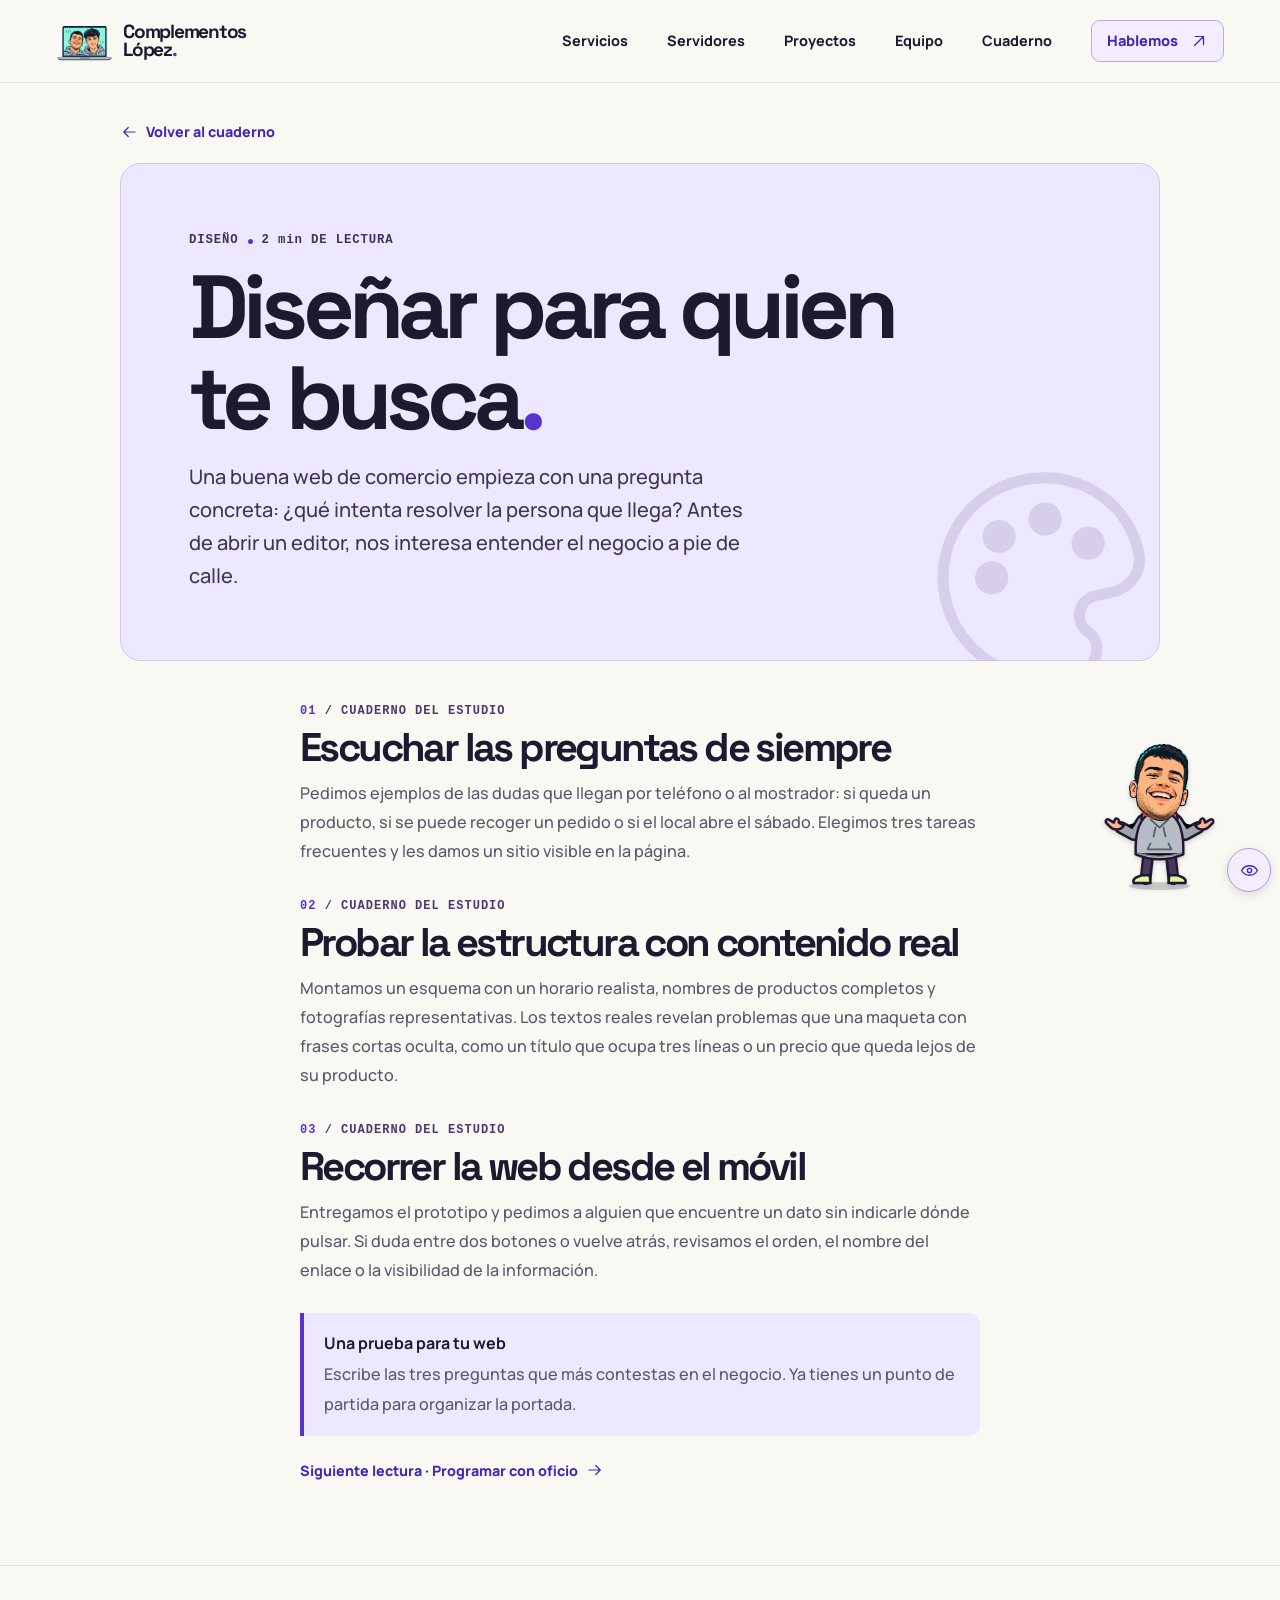
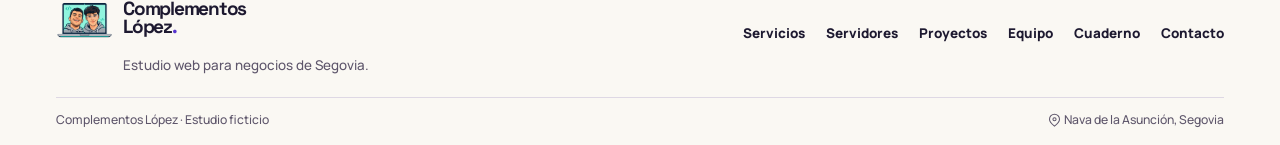
<file: articulos/disenar-para-quien-te-busca.html>
<!doctype html>
<html lang="es">
<head>
  <meta charset="utf-8">
  <meta name="viewport" content="width=device-width, initial-scale=1">
  <meta name="description" content="Qué preguntamos antes de dibujar la primera pantalla.">
  <meta name="theme-color" content="#faf8f3">
  <title>Diseñar para quien te busca · Cuaderno de Complementos López</title>
  <link rel="icon" type="image/svg+xml" href="../recursos/icono.svg">
  <link rel="stylesheet" href="../estilos.css">
  <script src="../sitio.js" defer></script>
</head>
<body>
<a class="skip" href="#contenido">Saltar al contenido</a>
<header class="site-header">
  <div class="shell header-row">
    <a class="brand" href="../index.html" aria-label="Complementos López. Inicio"><img src="../recursos/Logo-Complementos-Lopez.png" width="57" height="57" alt=""><span>Complementos <span>López<span class="brand-dot">.</span></span></span></a>
    <button class="menu-toggle" type="button" aria-expanded="false" aria-controls="navegacion"><span>Menú</span><svg class="icon " viewBox="0 0 24 24" fill="none" stroke="currentColor" stroke-width="1.65" stroke-linecap="round" stroke-linejoin="round" aria-hidden="true"><path d="M4 7h16M4 12h16M4 17h16"/></svg><svg class="icon " viewBox="0 0 24 24" fill="none" stroke="currentColor" stroke-width="1.65" stroke-linecap="round" stroke-linejoin="round" aria-hidden="true"><path d="m5 5 14 14m0-14L5 19"/></svg></button>
    <nav id="navegacion" class="site-nav" aria-label="Navegación principal">
      <a href="../index.html#servicios">Servicios</a>
      <a href="../index.html#servidores">Servidores</a><a href="../index.html#proyectos">Proyectos</a>
      <a href="../index.html#equipo">Equipo</a>
      <a href="../index.html#articulos">Cuaderno</a>
      <a class="button button-small button-header" href="../index.html#contacto">Hablemos <svg class="icon " viewBox="0 0 24 24" fill="none" stroke="currentColor" stroke-width="1.65" stroke-linecap="round" stroke-linejoin="round" aria-hidden="true"><path d="M6 18 18 6M7 6h11v11"/></svg></a>
    </nav>
  </div>
</header>
<main id="contenido" tabindex="-1" class="detail-main">
  <div class="shell detail-shell">
    <a class="text-link back-link" href="../index.html#articulos"><svg class="icon " viewBox="0 0 24 24" fill="none" stroke="currentColor" stroke-width="1.65" stroke-linecap="round" stroke-linejoin="round" aria-hidden="true"><path d="M20 12H5m6 6-6-6 6-6"/></svg> Volver al cuaderno</a>
    <article>
      <header class="detail-header article-header lila">
        <div class="detail-meta">DISEÑO <span></span> 2 min DE LECTURA</div>
        <h1>Diseñar para quien te busca<span>.</span></h1>
        <p>Una buena web de comercio empieza con una pregunta concreta: ¿qué intenta resolver la persona que llega? Antes de abrir un editor, nos interesa entender el negocio a pie de calle.</p>
        <span class="detail-icon" aria-hidden="true"><svg class="icon " viewBox="0 0 24 24" fill="none" stroke="currentColor" stroke-width="1.65" stroke-linecap="round" stroke-linejoin="round" aria-hidden="true"><path d="M12 3a9 9 0 1 0 0 18h1.4a2 2 0 0 0 1.5-3.3 1.8 1.8 0 0 1 1.4-3H18a3 3 0 0 0 3-3c0-5-4-8.7-9-8.7Z"/><path d="M7.5 11h.01M9 7.5h.01m4.4-.6h.01m3.3 3h.01" stroke-width="3"/></svg></span>
      </header>
      <div class="prose">
        <section><p class="kicker"><span>01</span> / CUADERNO DEL ESTUDIO</p><h2>Escuchar las preguntas de siempre</h2><p>Pedimos ejemplos de las dudas que llegan por teléfono o al mostrador: si queda un producto, si se puede recoger un pedido o si el local abre el sábado. Elegimos tres tareas frecuentes y les damos un sitio visible en la página.</p></section>
        <section><p class="kicker"><span>02</span> / CUADERNO DEL ESTUDIO</p><h2>Probar la estructura con contenido real</h2><p>Montamos un esquema con un horario realista, nombres de productos completos y fotografías representativas. Los textos reales revelan problemas que una maqueta con frases cortas oculta, como un título que ocupa tres líneas o un precio que queda lejos de su producto.</p></section>
        <section><p class="kicker"><span>03</span> / CUADERNO DEL ESTUDIO</p><h2>Recorrer la web desde el móvil</h2><p>Entregamos el prototipo y pedimos a alguien que encuentre un dato sin indicarle dónde pulsar. Si duda entre dos botones o vuelve atrás, revisamos el orden, el nombre del enlace o la visibilidad de la información.</p></section>
        <aside class="detail-note"><strong>Una prueba para tu web</strong><p>Escribe las tres preguntas que más contestas en el negocio. Ya tienes un punto de partida para organizar la portada.</p></aside>
        <a class="text-link next-link" href="programar-con-oficio.html">Siguiente lectura · Programar con oficio <svg class="icon " viewBox="0 0 24 24" fill="none" stroke="currentColor" stroke-width="1.65" stroke-linecap="round" stroke-linejoin="round" aria-hidden="true"><path d="M4 12h15m-6-6 6 6-6 6"/></svg></a>
      </div>
    </article>
  </div>
</main>
<footer class="site-footer">
  <div class="shell">
    <div class="footer-top">
      <div><a class="brand" href="../index.html" aria-label="Complementos López. Inicio"><img src="../recursos/Logo-Complementos-Lopez.png" width="57" height="57" alt=""><span>Complementos <span>López<span class="brand-dot">.</span></span></span></a><p>Estudio web para negocios de Segovia.</p></div>
      <nav aria-label="Navegación del pie"><a href="../index.html#servicios">Servicios</a><a href="../index.html#servidores">Servidores</a><a href="../index.html#proyectos">Proyectos</a><a href="../index.html#equipo">Equipo</a><a href="../index.html#articulos">Cuaderno</a><a href="../index.html#contacto">Contacto</a></nav>
    </div>
    <div class="footer-bottom"><span>Complementos López · Estudio ficticio</span><span><svg class="icon " viewBox="0 0 24 24" fill="none" stroke="currentColor" stroke-width="1.65" stroke-linecap="round" stroke-linejoin="round" aria-hidden="true"><path d="M20 10c0 5-8 11-8 11s-8-6-8-11a8 8 0 1 1 16 0Z"/><circle cx="12" cy="10" r="2.5"/></svg> Nava de la Asunción, Segovia</span></div>
  </div>
</footer>
</body>
</html>
</file>
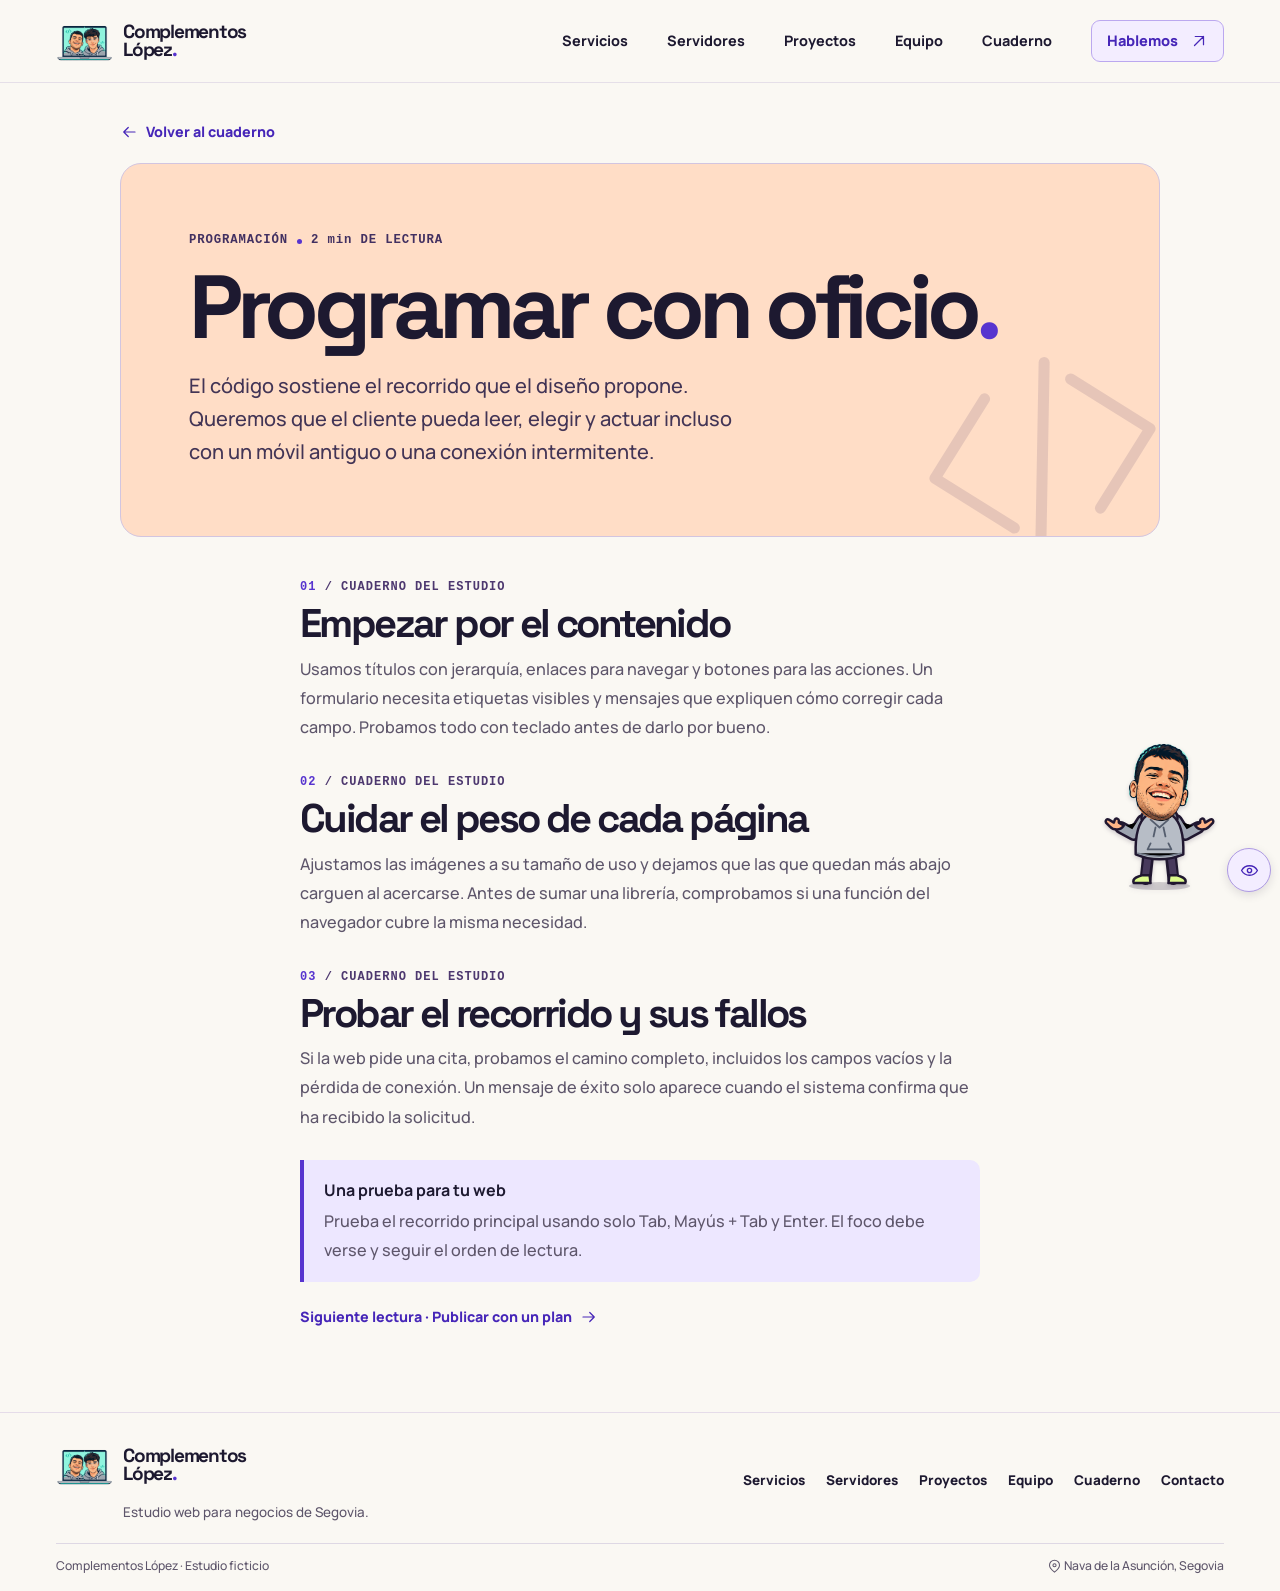
<file: articulos/programar-con-oficio.html>
<!doctype html>
<html lang="es">
<head>
  <meta charset="utf-8">
  <meta name="viewport" content="width=device-width, initial-scale=1">
  <meta name="description" content="Cómo construimos recorridos rápidos, accesibles y fáciles de mantener.">
  <meta name="theme-color" content="#faf8f3">
  <title>Programar con oficio · Cuaderno de Complementos López</title>
  <link rel="icon" type="image/svg+xml" href="../recursos/icono.svg">
  <link rel="stylesheet" href="../estilos.css">
  <script src="../sitio.js" defer></script>
</head>
<body>
<a class="skip" href="#contenido">Saltar al contenido</a>
<header class="site-header">
  <div class="shell header-row">
    <a class="brand" href="../index.html" aria-label="Complementos López. Inicio"><img src="../recursos/Logo-Complementos-Lopez.png" width="57" height="57" alt=""><span>Complementos <span>López<span class="brand-dot">.</span></span></span></a>
    <button class="menu-toggle" type="button" aria-expanded="false" aria-controls="navegacion"><span>Menú</span><svg class="icon " viewBox="0 0 24 24" fill="none" stroke="currentColor" stroke-width="1.65" stroke-linecap="round" stroke-linejoin="round" aria-hidden="true"><path d="M4 7h16M4 12h16M4 17h16"/></svg><svg class="icon " viewBox="0 0 24 24" fill="none" stroke="currentColor" stroke-width="1.65" stroke-linecap="round" stroke-linejoin="round" aria-hidden="true"><path d="m5 5 14 14m0-14L5 19"/></svg></button>
    <nav id="navegacion" class="site-nav" aria-label="Navegación principal">
      <a href="../index.html#servicios">Servicios</a>
      <a href="../index.html#servidores">Servidores</a><a href="../index.html#proyectos">Proyectos</a>
      <a href="../index.html#equipo">Equipo</a>
      <a href="../index.html#articulos">Cuaderno</a>
      <a class="button button-small button-header" href="../index.html#contacto">Hablemos <svg class="icon " viewBox="0 0 24 24" fill="none" stroke="currentColor" stroke-width="1.65" stroke-linecap="round" stroke-linejoin="round" aria-hidden="true"><path d="M6 18 18 6M7 6h11v11"/></svg></a>
    </nav>
  </div>
</header>
<main id="contenido" tabindex="-1" class="detail-main">
  <div class="shell detail-shell">
    <a class="text-link back-link" href="../index.html#articulos"><svg class="icon " viewBox="0 0 24 24" fill="none" stroke="currentColor" stroke-width="1.65" stroke-linecap="round" stroke-linejoin="round" aria-hidden="true"><path d="M20 12H5m6 6-6-6 6-6"/></svg> Volver al cuaderno</a>
    <article>
      <header class="detail-header article-header melocoton">
        <div class="detail-meta">PROGRAMACIÓN <span></span> 2 min DE LECTURA</div>
        <h1>Programar con oficio<span>.</span></h1>
        <p>El código sostiene el recorrido que el diseño propone. Queremos que el cliente pueda leer, elegir y actuar incluso con un móvil antiguo o una conexión intermitente.</p>
        <span class="detail-icon" aria-hidden="true"><svg class="icon " viewBox="0 0 24 24" fill="none" stroke="currentColor" stroke-width="1.65" stroke-linecap="round" stroke-linejoin="round" aria-hidden="true"><path d="m8 6-6 6 6 6m8-12 6 6-6 6m-2-14-4 16"/></svg></span>
      </header>
      <div class="prose">
        <section><p class="kicker"><span>01</span> / CUADERNO DEL ESTUDIO</p><h2>Empezar por el contenido</h2><p>Usamos títulos con jerarquía, enlaces para navegar y botones para las acciones. Un formulario necesita etiquetas visibles y mensajes que expliquen cómo corregir cada campo. Probamos todo con teclado antes de darlo por bueno.</p></section>
        <section><p class="kicker"><span>02</span> / CUADERNO DEL ESTUDIO</p><h2>Cuidar el peso de cada página</h2><p>Ajustamos las imágenes a su tamaño de uso y dejamos que las que quedan más abajo carguen al acercarse. Antes de sumar una librería, comprobamos si una función del navegador cubre la misma necesidad.</p></section>
        <section><p class="kicker"><span>03</span> / CUADERNO DEL ESTUDIO</p><h2>Probar el recorrido y sus fallos</h2><p>Si la web pide una cita, probamos el camino completo, incluidos los campos vacíos y la pérdida de conexión. Un mensaje de éxito solo aparece cuando el sistema confirma que ha recibido la solicitud.</p></section>
        <aside class="detail-note"><strong>Una prueba para tu web</strong><p>Prueba el recorrido principal usando solo Tab, Mayús + Tab y Enter. El foco debe verse y seguir el orden de lectura.</p></aside>
        <a class="text-link next-link" href="publicar-sin-sustos.html">Siguiente lectura · Publicar con un plan <svg class="icon " viewBox="0 0 24 24" fill="none" stroke="currentColor" stroke-width="1.65" stroke-linecap="round" stroke-linejoin="round" aria-hidden="true"><path d="M4 12h15m-6-6 6 6-6 6"/></svg></a>
      </div>
    </article>
  </div>
</main>
<footer class="site-footer">
  <div class="shell">
    <div class="footer-top">
      <div><a class="brand" href="../index.html" aria-label="Complementos López. Inicio"><img src="../recursos/Logo-Complementos-Lopez.png" width="57" height="57" alt=""><span>Complementos <span>López<span class="brand-dot">.</span></span></span></a><p>Estudio web para negocios de Segovia.</p></div>
      <nav aria-label="Navegación del pie"><a href="../index.html#servicios">Servicios</a><a href="../index.html#servidores">Servidores</a><a href="../index.html#proyectos">Proyectos</a><a href="../index.html#equipo">Equipo</a><a href="../index.html#articulos">Cuaderno</a><a href="../index.html#contacto">Contacto</a></nav>
    </div>
    <div class="footer-bottom"><span>Complementos López · Estudio ficticio</span><span><svg class="icon " viewBox="0 0 24 24" fill="none" stroke="currentColor" stroke-width="1.65" stroke-linecap="round" stroke-linejoin="round" aria-hidden="true"><path d="M20 10c0 5-8 11-8 11s-8-6-8-11a8 8 0 1 1 16 0Z"/><circle cx="12" cy="10" r="2.5"/></svg> Nava de la Asunción, Segovia</span></div>
  </div>
</footer>
</body>
</html>
</file>
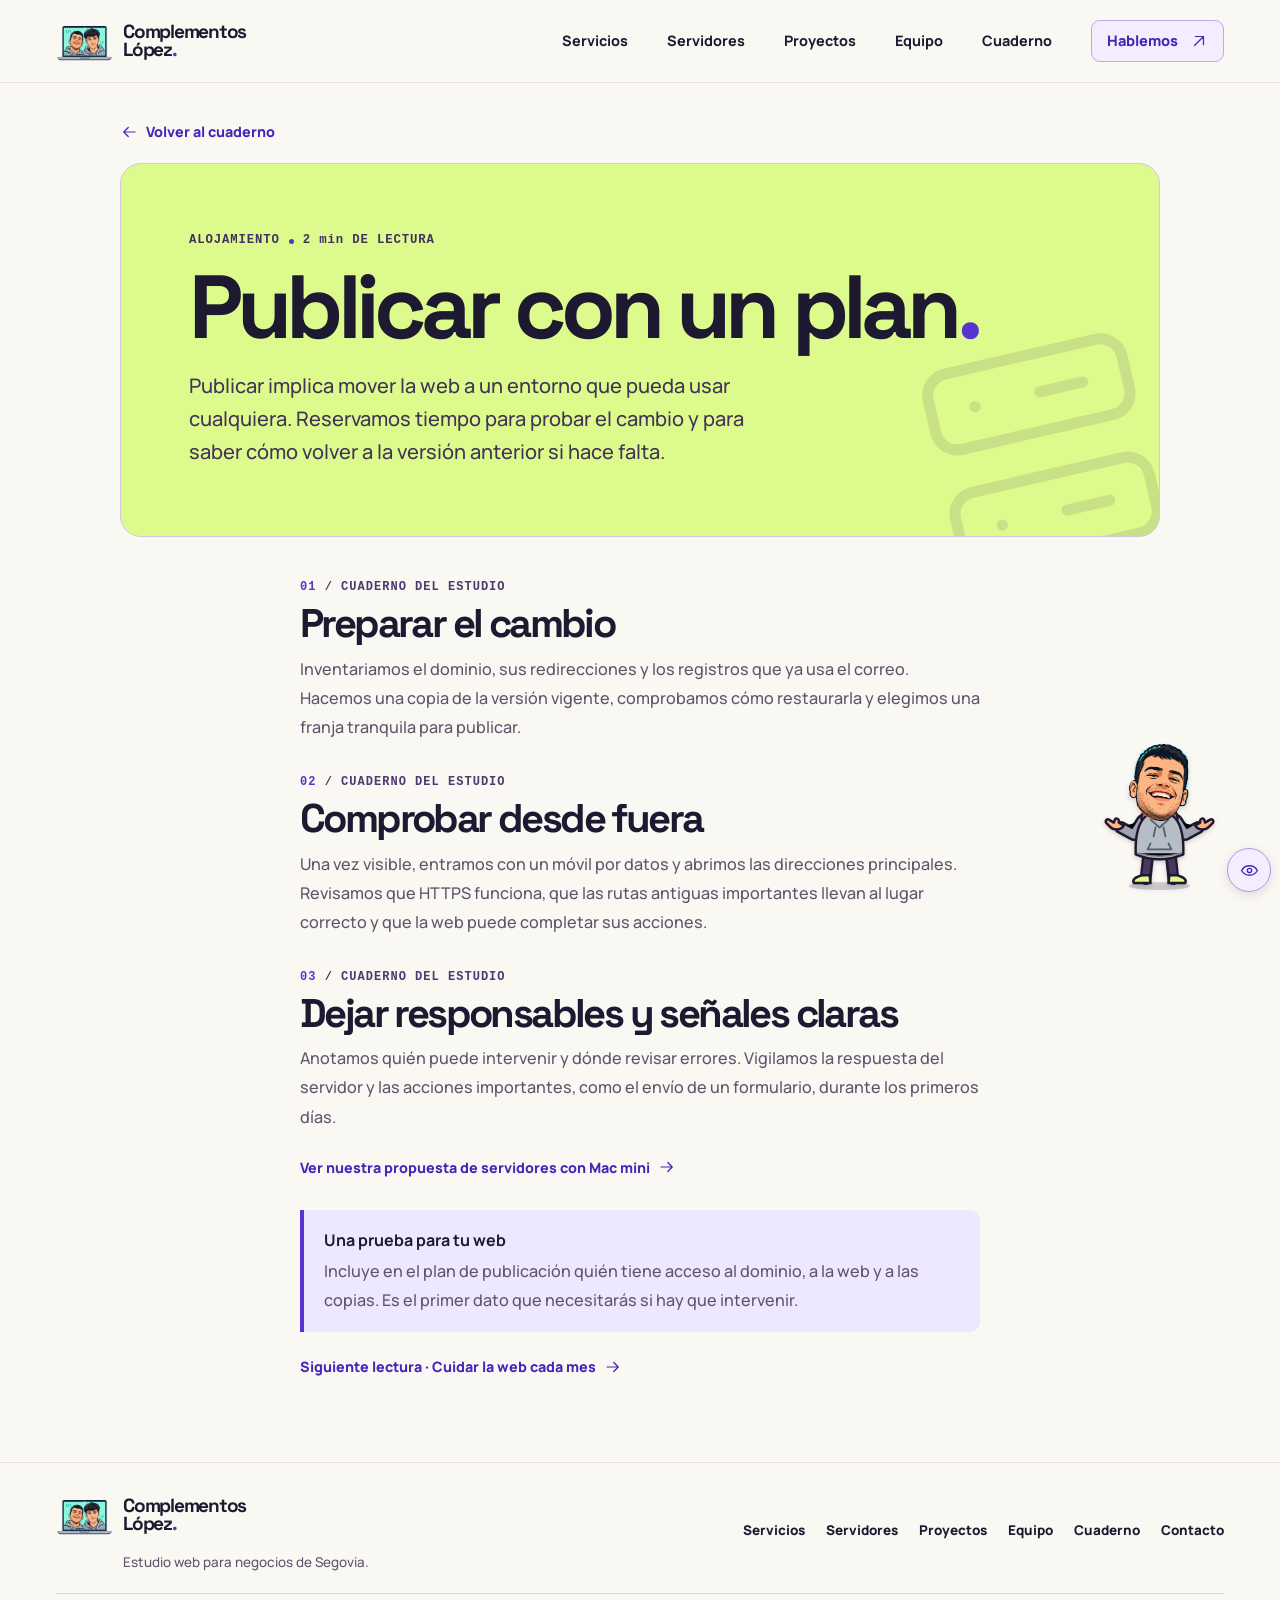
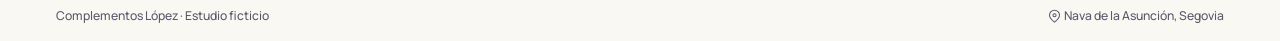
<file: articulos/publicar-sin-sustos.html>
<!doctype html>
<html lang="es">
<head>
  <meta charset="utf-8">
  <meta name="viewport" content="width=device-width, initial-scale=1">
  <meta name="description" content="Del dominio a HTTPS, con una salida preparada si algo falla.">
  <meta name="theme-color" content="#faf8f3">
  <title>Publicar con un plan · Cuaderno de Complementos López</title>
  <link rel="icon" type="image/svg+xml" href="../recursos/icono.svg">
  <link rel="stylesheet" href="../estilos.css">
  <script src="../sitio.js" defer></script>
</head>
<body>
<a class="skip" href="#contenido">Saltar al contenido</a>
<header class="site-header">
  <div class="shell header-row">
    <a class="brand" href="../index.html" aria-label="Complementos López. Inicio"><img src="../recursos/Logo-Complementos-Lopez.png" width="57" height="57" alt=""><span>Complementos <span>López<span class="brand-dot">.</span></span></span></a>
    <button class="menu-toggle" type="button" aria-expanded="false" aria-controls="navegacion"><span>Menú</span><svg class="icon " viewBox="0 0 24 24" fill="none" stroke="currentColor" stroke-width="1.65" stroke-linecap="round" stroke-linejoin="round" aria-hidden="true"><path d="M4 7h16M4 12h16M4 17h16"/></svg><svg class="icon " viewBox="0 0 24 24" fill="none" stroke="currentColor" stroke-width="1.65" stroke-linecap="round" stroke-linejoin="round" aria-hidden="true"><path d="m5 5 14 14m0-14L5 19"/></svg></button>
    <nav id="navegacion" class="site-nav" aria-label="Navegación principal">
      <a href="../index.html#servicios">Servicios</a>
      <a href="../index.html#servidores">Servidores</a><a href="../index.html#proyectos">Proyectos</a>
      <a href="../index.html#equipo">Equipo</a>
      <a href="../index.html#articulos">Cuaderno</a>
      <a class="button button-small button-header" href="../index.html#contacto">Hablemos <svg class="icon " viewBox="0 0 24 24" fill="none" stroke="currentColor" stroke-width="1.65" stroke-linecap="round" stroke-linejoin="round" aria-hidden="true"><path d="M6 18 18 6M7 6h11v11"/></svg></a>
    </nav>
  </div>
</header>
<main id="contenido" tabindex="-1" class="detail-main">
  <div class="shell detail-shell">
    <a class="text-link back-link" href="../index.html#articulos"><svg class="icon " viewBox="0 0 24 24" fill="none" stroke="currentColor" stroke-width="1.65" stroke-linecap="round" stroke-linejoin="round" aria-hidden="true"><path d="M20 12H5m6 6-6-6 6-6"/></svg> Volver al cuaderno</a>
    <article>
      <header class="detail-header article-header lima">
        <div class="detail-meta">ALOJAMIENTO <span></span> 2 min DE LECTURA</div>
        <h1>Publicar con un plan<span>.</span></h1>
        <p>Publicar implica mover la web a un entorno que pueda usar cualquiera. Reservamos tiempo para probar el cambio y para saber cómo volver a la versión anterior si hace falta.</p>
        <span class="detail-icon" aria-hidden="true"><svg class="icon " viewBox="0 0 24 24" fill="none" stroke="currentColor" stroke-width="1.65" stroke-linecap="round" stroke-linejoin="round" aria-hidden="true"><rect x="3" y="3" width="18" height="7" rx="2"/><rect x="3" y="14" width="18" height="7" rx="2"/><path d="M7 6.5h.01M7 17.5h.01M13 6.5h4m-4 11h4"/></svg></span>
      </header>
      <div class="prose">
        <section><p class="kicker"><span>01</span> / CUADERNO DEL ESTUDIO</p><h2>Preparar el cambio</h2><p>Inventariamos el dominio, sus redirecciones y los registros que ya usa el correo. Hacemos una copia de la versión vigente, comprobamos cómo restaurarla y elegimos una franja tranquila para publicar.</p></section>
        <section><p class="kicker"><span>02</span> / CUADERNO DEL ESTUDIO</p><h2>Comprobar desde fuera</h2><p>Una vez visible, entramos con un móvil por datos y abrimos las direcciones principales. Revisamos que HTTPS funciona, que las rutas antiguas importantes llevan al lugar correcto y que la web puede completar sus acciones.</p></section>
        <section><p class="kicker"><span>03</span> / CUADERNO DEL ESTUDIO</p><h2>Dejar responsables y señales claras</h2><p>Anotamos quién puede intervenir y dónde revisar errores. Vigilamos la respuesta del servidor y las acciones importantes, como el envío de un formulario, durante los primeros días.</p></section>
        <p class="article-hosting-link"><a class="text-link" href="../index.html#servidores">Ver nuestra propuesta de servidores con Mac mini <svg class="icon" viewBox="0 0 24 24" fill="none" stroke="currentColor" stroke-width="1.65" stroke-linecap="round" stroke-linejoin="round" aria-hidden="true"><path d="M4 12h15m-6-6 6 6-6 6"/></svg></a></p>
        <aside class="detail-note"><strong>Una prueba para tu web</strong><p>Incluye en el plan de publicación quién tiene acceso al dominio, a la web y a las copias. Es el primer dato que necesitarás si hay que intervenir.</p></aside>
        <a class="text-link next-link" href="cuidar-la-web-cada-mes.html">Siguiente lectura · Cuidar la web cada mes <svg class="icon " viewBox="0 0 24 24" fill="none" stroke="currentColor" stroke-width="1.65" stroke-linecap="round" stroke-linejoin="round" aria-hidden="true"><path d="M4 12h15m-6-6 6 6-6 6"/></svg></a>
      </div>
    </article>
  </div>
</main>
<footer class="site-footer">
  <div class="shell">
    <div class="footer-top">
      <div><a class="brand" href="../index.html" aria-label="Complementos López. Inicio"><img src="../recursos/Logo-Complementos-Lopez.png" width="57" height="57" alt=""><span>Complementos <span>López<span class="brand-dot">.</span></span></span></a><p>Estudio web para negocios de Segovia.</p></div>
      <nav aria-label="Navegación del pie"><a href="../index.html#servicios">Servicios</a><a href="../index.html#servidores">Servidores</a><a href="../index.html#proyectos">Proyectos</a><a href="../index.html#equipo">Equipo</a><a href="../index.html#articulos">Cuaderno</a><a href="../index.html#contacto">Contacto</a></nav>
    </div>
    <div class="footer-bottom"><span>Complementos López · Estudio ficticio</span><span><svg class="icon " viewBox="0 0 24 24" fill="none" stroke="currentColor" stroke-width="1.65" stroke-linecap="round" stroke-linejoin="round" aria-hidden="true"><path d="M20 10c0 5-8 11-8 11s-8-6-8-11a8 8 0 1 1 16 0Z"/><circle cx="12" cy="10" r="2.5"/></svg> Nava de la Asunción, Segovia</span></div>
  </div>
</footer>
</body>
</html>
</file>
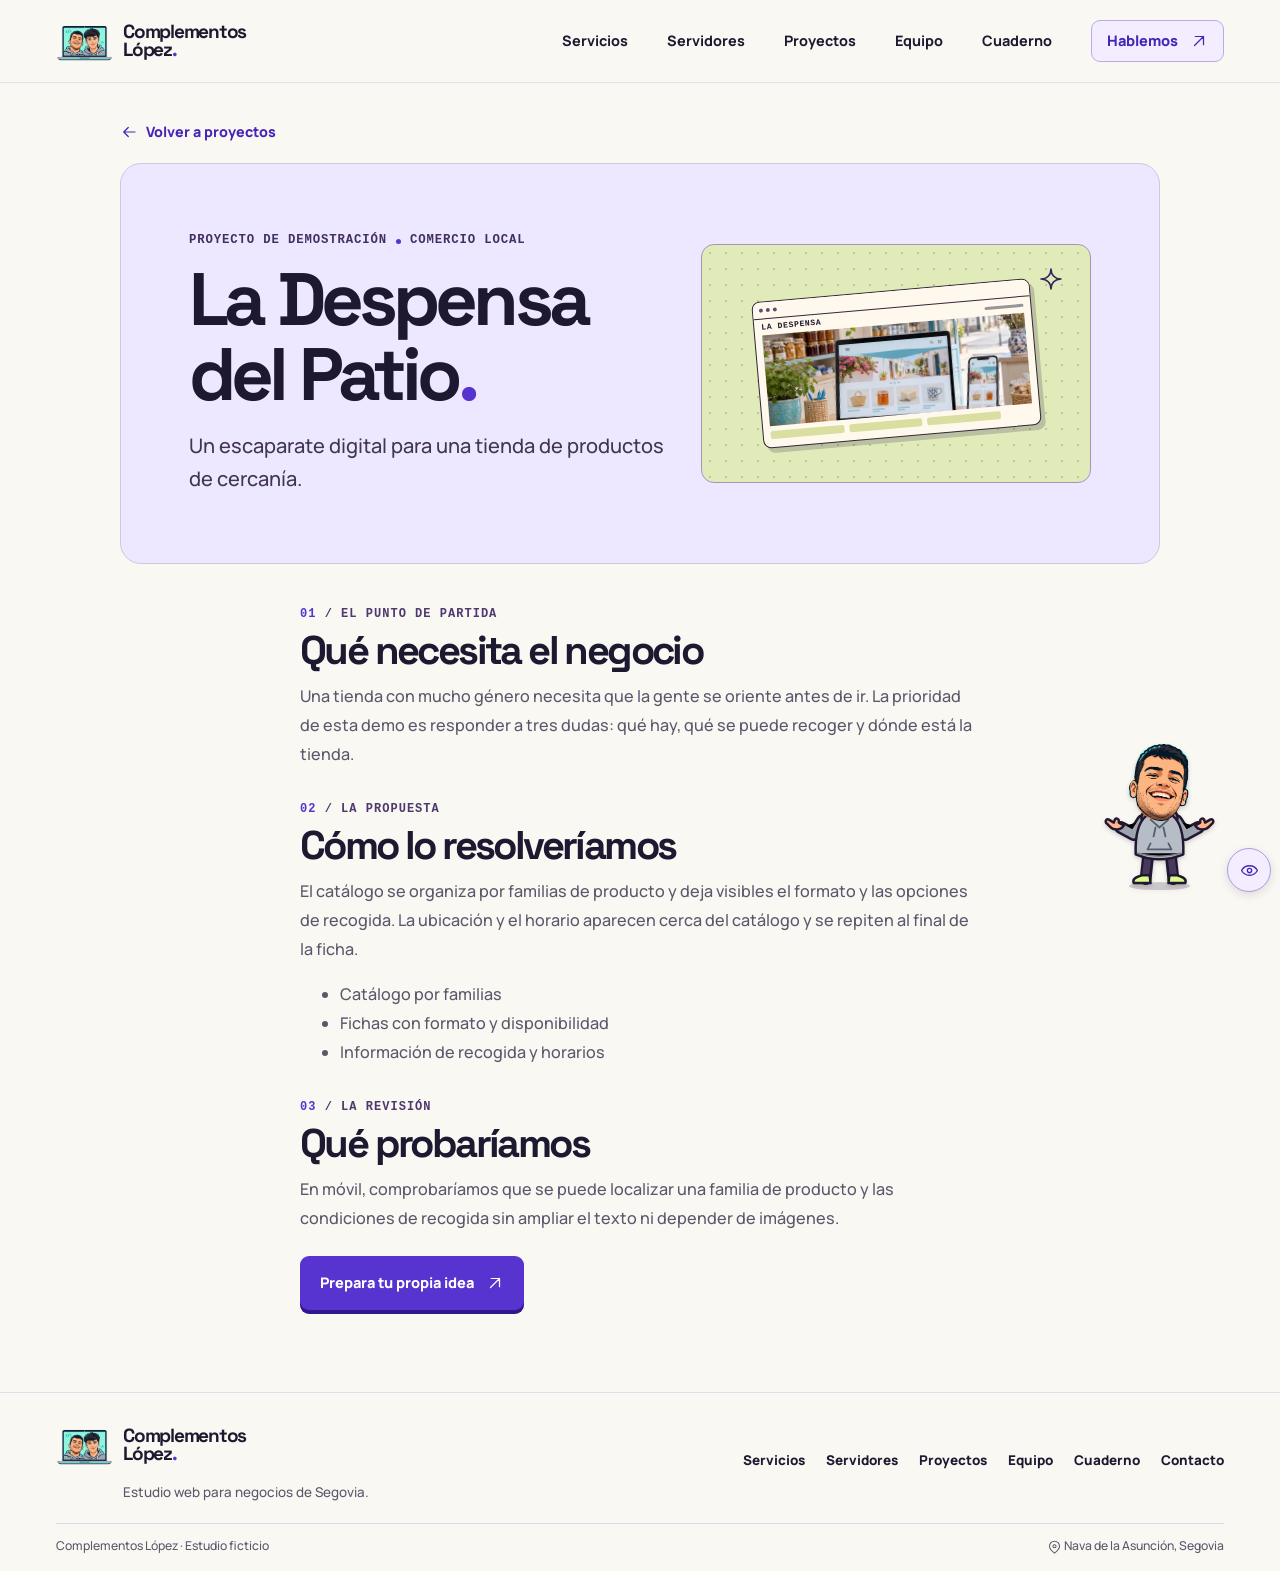
<file: proyectos/la-despensa-del-patio.html>
<!doctype html>
<html lang="es">
<head>
  <meta charset="utf-8">
  <meta name="viewport" content="width=device-width, initial-scale=1">
  <meta name="description" content="Un escaparate digital para una tienda de productos de cercanía.">
  <meta name="theme-color" content="#faf8f3">
  <title>La Despensa del Patio · Demostración de Complementos López</title>
  <link rel="icon" type="image/svg+xml" href="../recursos/icono.svg">
  <link rel="stylesheet" href="../estilos.css">
  <script src="../sitio.js" defer></script>
</head>
<body>
<a class="skip" href="#contenido">Saltar al contenido</a>
<header class="site-header">
  <div class="shell header-row">
    <a class="brand" href="../index.html" aria-label="Complementos López. Inicio"><img src="../recursos/Logo-Complementos-Lopez.png" width="57" height="57" alt=""><span>Complementos <span>López<span class="brand-dot">.</span></span></span></a>
    <button class="menu-toggle" type="button" aria-expanded="false" aria-controls="navegacion"><span>Menú</span><svg class="icon " viewBox="0 0 24 24" fill="none" stroke="currentColor" stroke-width="1.65" stroke-linecap="round" stroke-linejoin="round" aria-hidden="true"><path d="M4 7h16M4 12h16M4 17h16"/></svg><svg class="icon " viewBox="0 0 24 24" fill="none" stroke="currentColor" stroke-width="1.65" stroke-linecap="round" stroke-linejoin="round" aria-hidden="true"><path d="m5 5 14 14m0-14L5 19"/></svg></button>
    <nav id="navegacion" class="site-nav" aria-label="Navegación principal">
      <a href="../index.html#servicios">Servicios</a>
      <a href="../index.html#servidores">Servidores</a><a href="../index.html#proyectos">Proyectos</a>
      <a href="../index.html#equipo">Equipo</a>
      <a href="../index.html#articulos">Cuaderno</a>
      <a class="button button-small button-header" href="../index.html#contacto">Hablemos <svg class="icon " viewBox="0 0 24 24" fill="none" stroke="currentColor" stroke-width="1.65" stroke-linecap="round" stroke-linejoin="round" aria-hidden="true"><path d="M6 18 18 6M7 6h11v11"/></svg></a>
    </nav>
  </div>
</header>
<main id="contenido" tabindex="-1" class="detail-main">
  <div class="shell detail-shell">
    <a class="text-link back-link" href="../index.html#proyectos"><svg class="icon " viewBox="0 0 24 24" fill="none" stroke="currentColor" stroke-width="1.65" stroke-linecap="round" stroke-linejoin="round" aria-hidden="true"><path d="M20 12H5m6 6-6-6 6-6"/></svg> Volver a proyectos</a>
    <article>
      <header class="detail-header project-header">
        <div><div class="detail-meta">PROYECTO DE DEMOSTRACIÓN <span></span> COMERCIO LOCAL</div><h1>La Despensa del Patio<span>.</span></h1><p>Un escaparate digital para una tienda de productos de cercanía.</p></div>
        <div class="project-art despensa" aria-hidden="true"><div class="mock-window"><div class="mock-bar"><span></span><span></span><span></span></div><div class="mock-brand">LA DESPENSA<i></i></div><div class="mock-shop"><div class="mock-photo"></div><div class="mock-shop-caption"><i></i><i></i><i></i></div></div></div><span class="mock-spark"><svg class="icon " viewBox="0 0 24 24" fill="none" stroke="currentColor" stroke-width="1.65" stroke-linecap="round" stroke-linejoin="round" aria-hidden="true"><path d="M12 2c0 6-4 10-10 10 6 0 10 4 10 10 0-6 4-10 10-10-6 0-10-4-10-10Z"/></svg></span></div>
      </header>
      <div class="prose">
        <section><p class="kicker"><span>01</span> / EL PUNTO DE PARTIDA</p><h2>Qué necesita el negocio</h2><p>Una tienda con mucho género necesita que la gente se oriente antes de ir. La prioridad de esta demo es responder a tres dudas: qué hay, qué se puede recoger y dónde está la tienda.</p></section>
        <section><p class="kicker"><span>02</span> / LA PROPUESTA</p><h2>Cómo lo resolveríamos</h2><p>El catálogo se organiza por familias de producto y deja visibles el formato y las opciones de recogida. La ubicación y el horario aparecen cerca del catálogo y se repiten al final de la ficha.</p><ul><li>Catálogo por familias</li><li>Fichas con formato y disponibilidad</li><li>Información de recogida y horarios</li></ul></section>
        <section><p class="kicker"><span>03</span> / LA REVISIÓN</p><h2>Qué probaríamos</h2><p>En móvil, comprobaríamos que se puede localizar una familia de producto y las condiciones de recogida sin ampliar el texto ni depender de imágenes.</p></section>
        <a class="button button-primary" href="../index.html#contacto">Prepara tu propia idea <svg class="icon " viewBox="0 0 24 24" fill="none" stroke="currentColor" stroke-width="1.65" stroke-linecap="round" stroke-linejoin="round" aria-hidden="true"><path d="M6 18 18 6M7 6h11v11"/></svg></a>
      </div>
    </article>
  </div>
</main>
<footer class="site-footer">
  <div class="shell">
    <div class="footer-top">
      <div><a class="brand" href="../index.html" aria-label="Complementos López. Inicio"><img src="../recursos/Logo-Complementos-Lopez.png" width="57" height="57" alt=""><span>Complementos <span>López<span class="brand-dot">.</span></span></span></a><p>Estudio web para negocios de Segovia.</p></div>
      <nav aria-label="Navegación del pie"><a href="../index.html#servicios">Servicios</a><a href="../index.html#servidores">Servidores</a><a href="../index.html#proyectos">Proyectos</a><a href="../index.html#equipo">Equipo</a><a href="../index.html#articulos">Cuaderno</a><a href="../index.html#contacto">Contacto</a></nav>
    </div>
    <div class="footer-bottom"><span>Complementos López · Estudio ficticio</span><span><svg class="icon " viewBox="0 0 24 24" fill="none" stroke="currentColor" stroke-width="1.65" stroke-linecap="round" stroke-linejoin="round" aria-hidden="true"><path d="M20 10c0 5-8 11-8 11s-8-6-8-11a8 8 0 1 1 16 0Z"/><circle cx="12" cy="10" r="2.5"/></svg> Nava de la Asunción, Segovia</span></div>
  </div>
</footer>
</body>
</html>
</file>
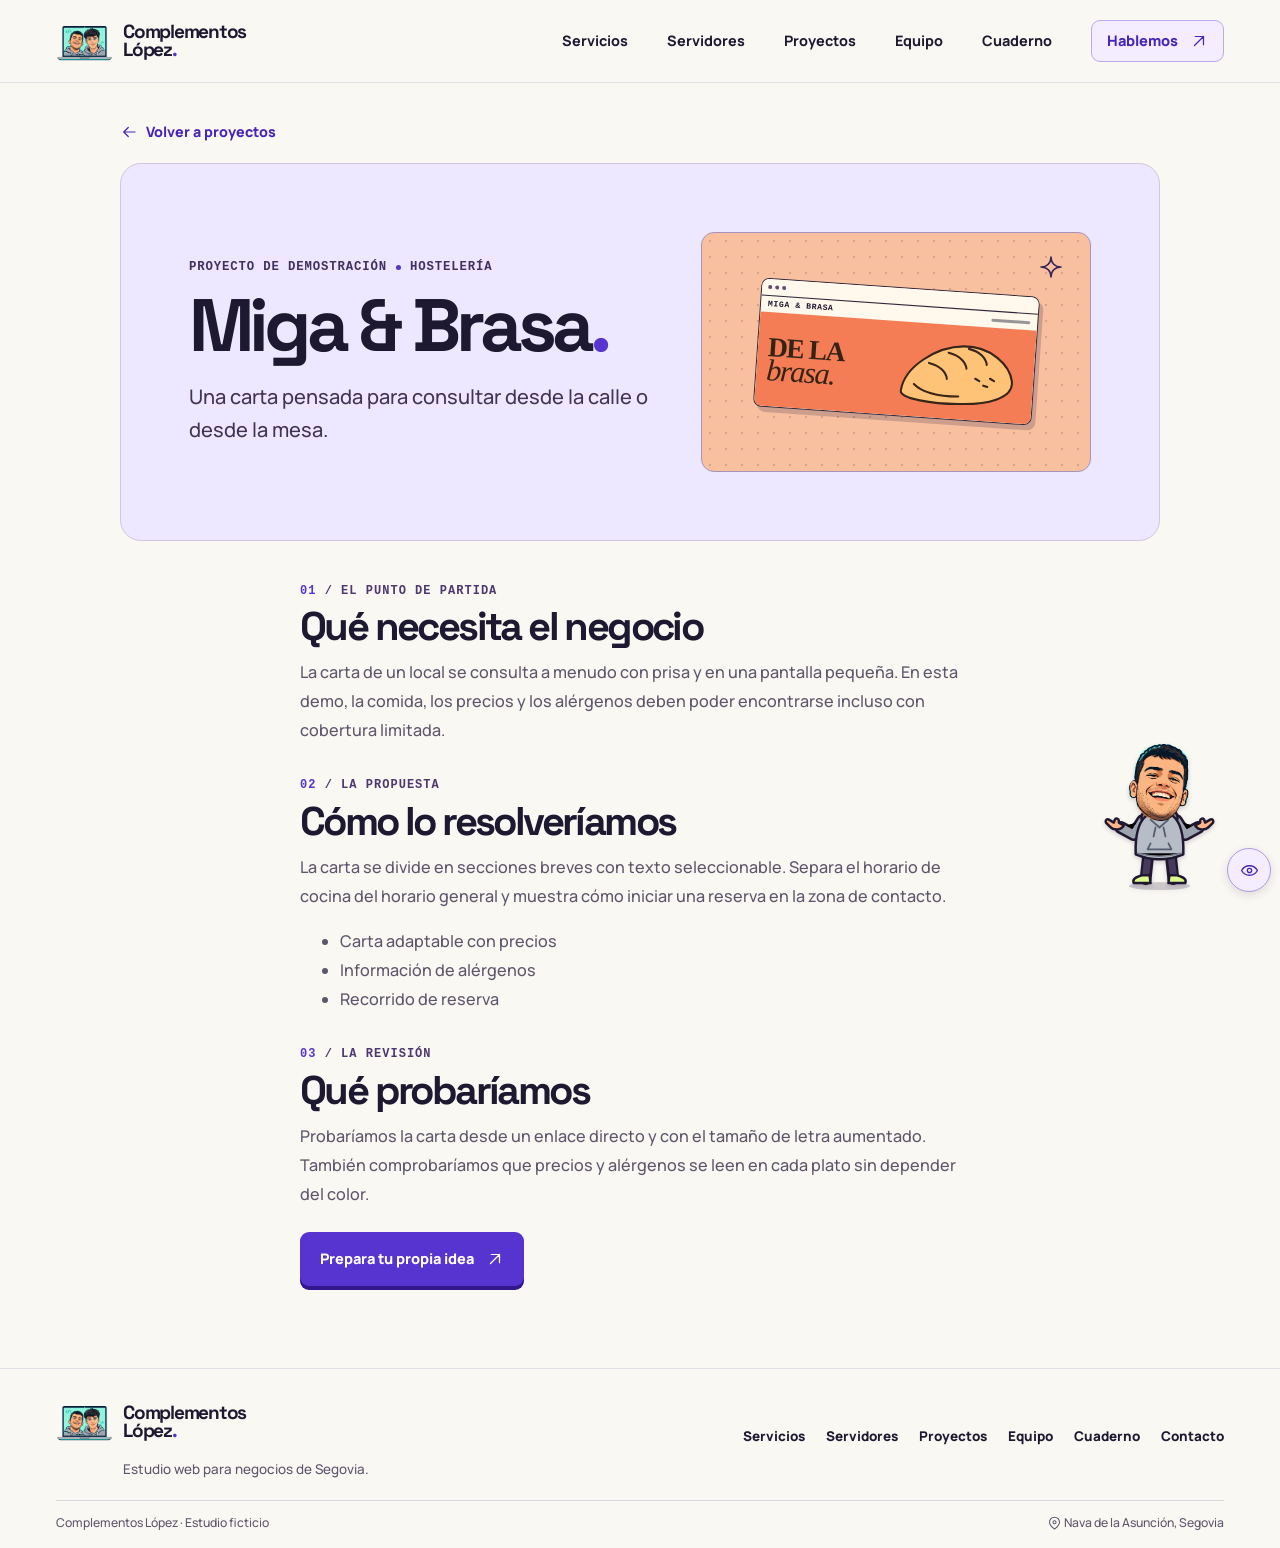
<file: proyectos/miga-y-brasa.html>
<!doctype html>
<html lang="es">
<head>
  <meta charset="utf-8">
  <meta name="viewport" content="width=device-width, initial-scale=1">
  <meta name="description" content="Una carta pensada para consultar desde la calle o desde la mesa.">
  <meta name="theme-color" content="#faf8f3">
  <title>Miga & Brasa · Demostración de Complementos López</title>
  <link rel="icon" type="image/svg+xml" href="../recursos/icono.svg">
  <link rel="stylesheet" href="../estilos.css">
  <script src="../sitio.js" defer></script>
</head>
<body>
<a class="skip" href="#contenido">Saltar al contenido</a>
<header class="site-header">
  <div class="shell header-row">
    <a class="brand" href="../index.html" aria-label="Complementos López. Inicio"><img src="../recursos/Logo-Complementos-Lopez.png" width="57" height="57" alt=""><span>Complementos <span>López<span class="brand-dot">.</span></span></span></a>
    <button class="menu-toggle" type="button" aria-expanded="false" aria-controls="navegacion"><span>Menú</span><svg class="icon " viewBox="0 0 24 24" fill="none" stroke="currentColor" stroke-width="1.65" stroke-linecap="round" stroke-linejoin="round" aria-hidden="true"><path d="M4 7h16M4 12h16M4 17h16"/></svg><svg class="icon " viewBox="0 0 24 24" fill="none" stroke="currentColor" stroke-width="1.65" stroke-linecap="round" stroke-linejoin="round" aria-hidden="true"><path d="m5 5 14 14m0-14L5 19"/></svg></button>
    <nav id="navegacion" class="site-nav" aria-label="Navegación principal">
      <a href="../index.html#servicios">Servicios</a>
      <a href="../index.html#servidores">Servidores</a><a href="../index.html#proyectos">Proyectos</a>
      <a href="../index.html#equipo">Equipo</a>
      <a href="../index.html#articulos">Cuaderno</a>
      <a class="button button-small button-header" href="../index.html#contacto">Hablemos <svg class="icon " viewBox="0 0 24 24" fill="none" stroke="currentColor" stroke-width="1.65" stroke-linecap="round" stroke-linejoin="round" aria-hidden="true"><path d="M6 18 18 6M7 6h11v11"/></svg></a>
    </nav>
  </div>
</header>
<main id="contenido" tabindex="-1" class="detail-main">
  <div class="shell detail-shell">
    <a class="text-link back-link" href="../index.html#proyectos"><svg class="icon " viewBox="0 0 24 24" fill="none" stroke="currentColor" stroke-width="1.65" stroke-linecap="round" stroke-linejoin="round" aria-hidden="true"><path d="M20 12H5m6 6-6-6 6-6"/></svg> Volver a proyectos</a>
    <article>
      <header class="detail-header project-header">
        <div><div class="detail-meta">PROYECTO DE DEMOSTRACIÓN <span></span> HOSTELERÍA</div><h1>Miga & Brasa<span>.</span></h1><p>Una carta pensada para consultar desde la calle o desde la mesa.</p></div>
        <div class="project-art miga" aria-hidden="true"><div class="mock-window"><div class="mock-bar"><span></span><span></span><span></span></div><div class="mock-brand">MIGA & BRASA<i></i></div><div class="mock-food"><span>DE LA<br><em>brasa.</em></span><svg viewBox="0 0 126 80" fill="none"><path d="M10 61C12 38 41 17 67 15c26-2 45 15 48 30 3 17-24 24-48 25-25 2-58-1-57-9Z" fill="#ffc377" stroke="#382519" stroke-width="2"/><path d="M35 33c11 2 17 8 18 14m0-25c11 2 17 8 18 14m1-19c11 2 17 8 18 14M22 54c9 8 27 10 43 9m29-19 4 2m-10 5 4 1m-12-7 4 2" stroke="#382519" stroke-width="2" stroke-linecap="round"/></svg></div></div><span class="mock-spark"><svg class="icon " viewBox="0 0 24 24" fill="none" stroke="currentColor" stroke-width="1.65" stroke-linecap="round" stroke-linejoin="round" aria-hidden="true"><path d="M12 2c0 6-4 10-10 10 6 0 10 4 10 10 0-6 4-10 10-10-6 0-10-4-10-10Z"/></svg></span></div>
      </header>
      <div class="prose">
        <section><p class="kicker"><span>01</span> / EL PUNTO DE PARTIDA</p><h2>Qué necesita el negocio</h2><p>La carta de un local se consulta a menudo con prisa y en una pantalla pequeña. En esta demo, la comida, los precios y los alérgenos deben poder encontrarse incluso con cobertura limitada.</p></section>
        <section><p class="kicker"><span>02</span> / LA PROPUESTA</p><h2>Cómo lo resolveríamos</h2><p>La carta se divide en secciones breves con texto seleccionable. Separa el horario de cocina del horario general y muestra cómo iniciar una reserva en la zona de contacto.</p><ul><li>Carta adaptable con precios</li><li>Información de alérgenos</li><li>Recorrido de reserva</li></ul></section>
        <section><p class="kicker"><span>03</span> / LA REVISIÓN</p><h2>Qué probaríamos</h2><p>Probaríamos la carta desde un enlace directo y con el tamaño de letra aumentado. También comprobaríamos que precios y alérgenos se leen en cada plato sin depender del color.</p></section>
        <a class="button button-primary" href="../index.html#contacto">Prepara tu propia idea <svg class="icon " viewBox="0 0 24 24" fill="none" stroke="currentColor" stroke-width="1.65" stroke-linecap="round" stroke-linejoin="round" aria-hidden="true"><path d="M6 18 18 6M7 6h11v11"/></svg></a>
      </div>
    </article>
  </div>
</main>
<footer class="site-footer">
  <div class="shell">
    <div class="footer-top">
      <div><a class="brand" href="../index.html" aria-label="Complementos López. Inicio"><img src="../recursos/Logo-Complementos-Lopez.png" width="57" height="57" alt=""><span>Complementos <span>López<span class="brand-dot">.</span></span></span></a><p>Estudio web para negocios de Segovia.</p></div>
      <nav aria-label="Navegación del pie"><a href="../index.html#servicios">Servicios</a><a href="../index.html#servidores">Servidores</a><a href="../index.html#proyectos">Proyectos</a><a href="../index.html#equipo">Equipo</a><a href="../index.html#articulos">Cuaderno</a><a href="../index.html#contacto">Contacto</a></nav>
    </div>
    <div class="footer-bottom"><span>Complementos López · Estudio ficticio</span><span><svg class="icon " viewBox="0 0 24 24" fill="none" stroke="currentColor" stroke-width="1.65" stroke-linecap="round" stroke-linejoin="round" aria-hidden="true"><path d="M20 10c0 5-8 11-8 11s-8-6-8-11a8 8 0 1 1 16 0Z"/><circle cx="12" cy="10" r="2.5"/></svg> Nava de la Asunción, Segovia</span></div>
  </div>
</footer>
</body>
</html>
</file>
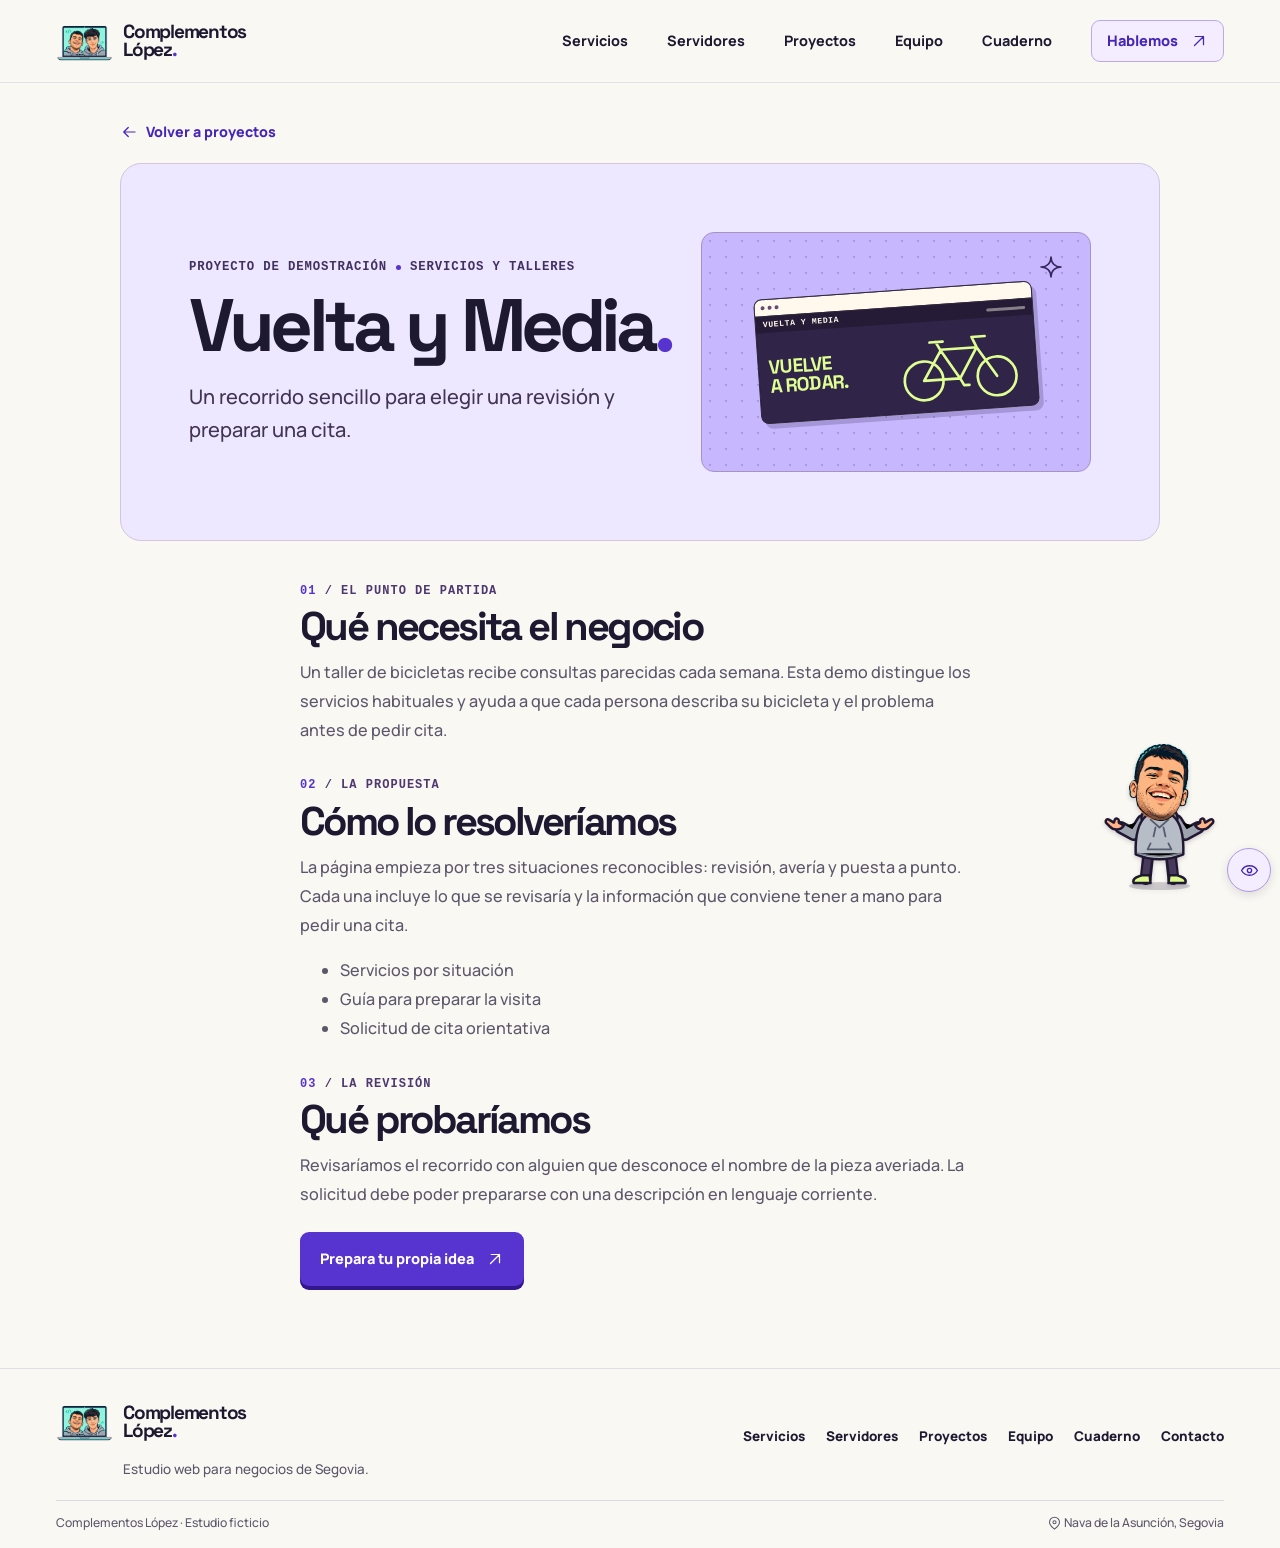
<file: proyectos/vuelta-y-media.html>
<!doctype html>
<html lang="es">
<head>
  <meta charset="utf-8">
  <meta name="viewport" content="width=device-width, initial-scale=1">
  <meta name="description" content="Un recorrido sencillo para elegir una revisión y preparar una cita.">
  <meta name="theme-color" content="#faf8f3">
  <title>Vuelta y Media · Demostración de Complementos López</title>
  <link rel="icon" type="image/svg+xml" href="../recursos/icono.svg">
  <link rel="stylesheet" href="../estilos.css">
  <script src="../sitio.js" defer></script>
</head>
<body>
<a class="skip" href="#contenido">Saltar al contenido</a>
<header class="site-header">
  <div class="shell header-row">
    <a class="brand" href="../index.html" aria-label="Complementos López. Inicio"><img src="../recursos/Logo-Complementos-Lopez.png" width="57" height="57" alt=""><span>Complementos <span>López<span class="brand-dot">.</span></span></span></a>
    <button class="menu-toggle" type="button" aria-expanded="false" aria-controls="navegacion"><span>Menú</span><svg class="icon " viewBox="0 0 24 24" fill="none" stroke="currentColor" stroke-width="1.65" stroke-linecap="round" stroke-linejoin="round" aria-hidden="true"><path d="M4 7h16M4 12h16M4 17h16"/></svg><svg class="icon " viewBox="0 0 24 24" fill="none" stroke="currentColor" stroke-width="1.65" stroke-linecap="round" stroke-linejoin="round" aria-hidden="true"><path d="m5 5 14 14m0-14L5 19"/></svg></button>
    <nav id="navegacion" class="site-nav" aria-label="Navegación principal">
      <a href="../index.html#servicios">Servicios</a>
      <a href="../index.html#servidores">Servidores</a><a href="../index.html#proyectos">Proyectos</a>
      <a href="../index.html#equipo">Equipo</a>
      <a href="../index.html#articulos">Cuaderno</a>
      <a class="button button-small button-header" href="../index.html#contacto">Hablemos <svg class="icon " viewBox="0 0 24 24" fill="none" stroke="currentColor" stroke-width="1.65" stroke-linecap="round" stroke-linejoin="round" aria-hidden="true"><path d="M6 18 18 6M7 6h11v11"/></svg></a>
    </nav>
  </div>
</header>
<main id="contenido" tabindex="-1" class="detail-main">
  <div class="shell detail-shell">
    <a class="text-link back-link" href="../index.html#proyectos"><svg class="icon " viewBox="0 0 24 24" fill="none" stroke="currentColor" stroke-width="1.65" stroke-linecap="round" stroke-linejoin="round" aria-hidden="true"><path d="M20 12H5m6 6-6-6 6-6"/></svg> Volver a proyectos</a>
    <article>
      <header class="detail-header project-header">
        <div><div class="detail-meta">PROYECTO DE DEMOSTRACIÓN <span></span> SERVICIOS Y TALLERES</div><h1>Vuelta y Media<span>.</span></h1><p>Un recorrido sencillo para elegir una revisión y preparar una cita.</p></div>
        <div class="project-art vuelta" aria-hidden="true"><div class="mock-window"><div class="mock-bar"><span></span><span></span><span></span></div><div class="mock-brand">VUELTA Y MEDIA<i></i></div><div class="mock-bike"><strong>VUELVE<br>A RODAR.</strong><svg viewBox="0 0 150 90" fill="none"><g stroke="#dfff93" stroke-width="3" stroke-linecap="round" stroke-linejoin="round"><circle cx="33" cy="61" r="22"/><circle cx="116" cy="61" r="22"/><path d="m33 61 21-33 20 33H33m41 0 21-34H54m62 34L95 27l-5-12h15M54 28l-5-10m-7 0h15m17 43 4 8h6"/></g></svg></div></div><span class="mock-spark"><svg class="icon " viewBox="0 0 24 24" fill="none" stroke="currentColor" stroke-width="1.65" stroke-linecap="round" stroke-linejoin="round" aria-hidden="true"><path d="M12 2c0 6-4 10-10 10 6 0 10 4 10 10 0-6 4-10 10-10-6 0-10-4-10-10Z"/></svg></span></div>
      </header>
      <div class="prose">
        <section><p class="kicker"><span>01</span> / EL PUNTO DE PARTIDA</p><h2>Qué necesita el negocio</h2><p>Un taller de bicicletas recibe consultas parecidas cada semana. Esta demo distingue los servicios habituales y ayuda a que cada persona describa su bicicleta y el problema antes de pedir cita.</p></section>
        <section><p class="kicker"><span>02</span> / LA PROPUESTA</p><h2>Cómo lo resolveríamos</h2><p>La página empieza por tres situaciones reconocibles: revisión, avería y puesta a punto. Cada una incluye lo que se revisaría y la información que conviene tener a mano para pedir una cita.</p><ul><li>Servicios por situación</li><li>Guía para preparar la visita</li><li>Solicitud de cita orientativa</li></ul></section>
        <section><p class="kicker"><span>03</span> / LA REVISIÓN</p><h2>Qué probaríamos</h2><p>Revisaríamos el recorrido con alguien que desconoce el nombre de la pieza averiada. La solicitud debe poder prepararse con una descripción en lenguaje corriente.</p></section>
        <a class="button button-primary" href="../index.html#contacto">Prepara tu propia idea <svg class="icon " viewBox="0 0 24 24" fill="none" stroke="currentColor" stroke-width="1.65" stroke-linecap="round" stroke-linejoin="round" aria-hidden="true"><path d="M6 18 18 6M7 6h11v11"/></svg></a>
      </div>
    </article>
  </div>
</main>
<footer class="site-footer">
  <div class="shell">
    <div class="footer-top">
      <div><a class="brand" href="../index.html" aria-label="Complementos López. Inicio"><img src="../recursos/Logo-Complementos-Lopez.png" width="57" height="57" alt=""><span>Complementos <span>López<span class="brand-dot">.</span></span></span></a><p>Estudio web para negocios de Segovia.</p></div>
      <nav aria-label="Navegación del pie"><a href="../index.html#servicios">Servicios</a><a href="../index.html#servidores">Servidores</a><a href="../index.html#proyectos">Proyectos</a><a href="../index.html#equipo">Equipo</a><a href="../index.html#articulos">Cuaderno</a><a href="../index.html#contacto">Contacto</a></nav>
    </div>
    <div class="footer-bottom"><span>Complementos López · Estudio ficticio</span><span><svg class="icon " viewBox="0 0 24 24" fill="none" stroke="currentColor" stroke-width="1.65" stroke-linecap="round" stroke-linejoin="round" aria-hidden="true"><path d="M20 10c0 5-8 11-8 11s-8-6-8-11a8 8 0 1 1 16 0Z"/><circle cx="12" cy="10" r="2.5"/></svg> Nava de la Asunción, Segovia</span></div>
  </div>
</footer>
</body>
</html>
</file>
<file: estilos.css>
@font-face {
  font-family: Manrope;
  src: url(recursos/manrope.woff2) format("woff2");
  font-weight: 200 800;
  font-display: swap;
}
@font-face {
  font-family: "Space Grotesk";
  src: url(recursos/space-grotesk.woff2) format("woff2");
  font-weight: 300 700;
  font-display: swap;
}
:root {
  color-scheme: light;
  --paper: #faf8f3;
  --white: #fffdf9;
  --ink: #1d1930;
  --muted: #5e566b;
  --purple: #5734cf;
  --purple-dark: #4626b8;
  --dark: #211737;
  --line: #ded8e4;
  --lavender: #ede7ff;
  --lime: #ddfb8d;
  --peach: #ffddc6;
  --pink: #f8deec;
  --display: "Space Grotesk", "Trebuchet MS", sans-serif;
  --text: Manrope, system-ui, sans-serif;
  --mono: "Cascadia Mono", Consolas, monospace;
}
*, *::before, *::after { box-sizing: border-box; }
html { scroll-behavior: smooth; scroll-padding-top: 104px; }
body { margin: 0; background: var(--paper); color: var(--ink); font: 500 16px/1.65 var(--text); }
img { display: block; max-width: 100%; }
a { color: inherit; }
button, input, select, textarea { font: inherit; }
button { cursor: pointer; }
[hidden] { display: none !important; }
:focus-visible { outline: 3px solid #8f6dfc; outline-offset: 4px; }
::selection { background: var(--lime); color: var(--ink); }
h1, h2, h3, p, figure { margin: 0; }
h1, h2, h3 { font-family: var(--display); line-height: 1.02; font-weight: 700; letter-spacing: -.065em; text-wrap: balance; }
h2 { font-size: clamp(2.65rem, 5.2vw, 4.5rem); }
h3 { font-size: 1.7rem; letter-spacing: -.055em; }
.dot { color: var(--purple); }
.icon { flex: none; width: 22px; height: 22px; vertical-align: middle; }
.shell { width: min(100% - 112px, 1248px); margin-inline: auto; }
.section { padding-block: 104px; }
.sr-only, .skip:not(:focus) { position: absolute; width: 1px; height: 1px; padding: 0; margin: -1px; overflow: hidden; clip-path: inset(50%); white-space: nowrap; }
.skip:focus { position: fixed; z-index: 20; top: 8px; left: 8px; padding: 10px 16px; color: white; background: var(--purple-dark); }

.site-header { position: sticky; z-index: 10; top: 0; border-bottom: 1px solid #e5dfe8; background: #faf8f3f5; backdrop-filter: blur(14px); }
.header-row { display: flex; min-height: 82px; align-items: center; justify-content: space-between; gap: 30px; }
.brand { display: inline-flex; flex: none; align-items: center; gap: 10px; text-decoration: none; font: 700 19px/.95 var(--display); letter-spacing: -.065em; }
.brand img { width: 57px; height: 57px; object-fit: contain; }
.brand > span > span { display: block; }
.brand-dot { color: var(--purple); }
.site-nav { display: flex; align-items: center; gap: clamp(20px, 3.05vw, 44px); }
.site-nav > a:not(.button) { font-size: .9rem; font-weight: 750; text-decoration: none; }
.site-nav > a:not(.button):hover { color: var(--purple); }
.menu-toggle { display: none; }

.button { display: inline-flex; width: fit-content; min-height: 54px; align-items: center; justify-content: center; gap: 12px; padding: 11px 19px; border: 1px solid transparent; border-radius: 9px; font-size: .91rem; font-weight: 800; line-height: 1.35; text-align: center; text-decoration: none; transition: background-color .2s, color .2s, transform .2s, box-shadow .2s; }
.button .icon, .text-link .icon { width: 18px; height: 18px; }
.button:hover { transform: translateY(-2px); }
.button:active { transform: translateY(0); }
.button-small { min-height: 42px; padding: 8px 15px; }
.button-header { color: var(--purple-dark); border-color: #bba8ef; background: #f3edff; }
.button-header:hover { background: #e8ddff; }
.button-primary { background: var(--purple); color: white; box-shadow: 0 4px 0 #32178c; }
.button-primary:hover { background: var(--purple-dark); box-shadow: 0 5px 0 #32178c; }
.button-light { color: var(--dark); background: var(--lime); }
.button-light:hover { background: #eaffb5; }
.text-link { display: inline-flex; width: fit-content; align-items: center; gap: 8px; color: var(--purple-dark); font-size: .89rem; font-weight: 800; text-decoration: none; }
.text-link:hover { text-decoration: underline; text-underline-offset: 4px; }
.text-link .icon { transition: transform .2s; }
.text-link:hover .icon { transform: translateX(3px); }

.hero {
  padding-block: 67px 70px;
  background-image: radial-gradient(ellipse at 32% 45%, #faf8f3 8%, transparent 72%), radial-gradient(#bcb2d36b .85px, transparent .85px);
  background-size: auto, 21px 21px;
}
.hero-grid { display: grid; grid-template-columns: minmax(0, 1.12fr) minmax(0, 1fr); gap: 46px; align-items: center; }
.hero-copy { padding-block: 10px; }
.badge { display: inline-flex; align-items: center; gap: 9px; width: fit-content; border: 1px solid #dacdf8; border-radius: 30px; padding: 6px 11px; background: #f0e9ff; color: #44288e; font: 700 .73rem/1.5 var(--mono); letter-spacing: .045em; }
.badge > span, .hero-art-label > span, .team-photo figcaption span { width: 8px; height: 8px; border-radius: 50%; background: var(--lime); }
.badge > span { background: #597d22; box-shadow: 0 0 0 2px #e1f4af; }
.hero h1 { margin: 21px 0 21px; font-size: clamp(3.3rem, 5.84vw, 5.35rem); line-height: .99; letter-spacing: -.085em; text-wrap: nowrap; }
.hero h1 em { color: var(--purple); font-style: normal; }
.hero-description { max-width: 490px; color: var(--muted); font-size: clamp(1.02rem, 1.34vw, 1.2rem); line-height: 1.65; }
.hero-actions { display: flex; flex-wrap: wrap; align-items: center; gap: 14px 26px; margin-top: 26px; }
.hero-location { display: flex; align-items: center; gap: 8px; margin-top: 27px; color: var(--muted); font-size: .81rem; font-weight: 750; }
.hero-location .icon { width: 16px; height: 16px; color: var(--purple); }
.hero-art { position: relative; isolation: isolate; overflow: hidden; width: 100%; min-width: 0; min-height: 390px; aspect-ratio: 1.24; border: 1px solid #4823c0; border-radius: 24px; background: #603bdd; box-shadow: 0 14px 34px #41238922; }
.hero-line { position: absolute; width: 100%; height: 100%; color: #d2beff5e; }
.hero-art-label { position: absolute; top: 7%; left: 7%; display: inline-flex; gap: 9px; align-items: center; color: #f5efff; font: 700 .69rem/1.1 var(--mono); letter-spacing: .065em; }
.hero-art-label > span { width: 7px; height: 7px; }
.hero-spark { position: absolute; z-index: 2; top: 6.5%; right: 5.2%; color: var(--lime); animation: sparkle 4.5s ease-in-out; }
.hero-spark .icon { width: clamp(28px, 3.3vw, 49px); height: auto; fill: currentColor; stroke: none; }
@keyframes sparkle { 50% { transform: rotate(19deg) scale(.88); } }
.browser { position: absolute; top: 15%; left: 7%; width: 82%; height: 67%; overflow: hidden; border: 1px solid #2d194d; border-radius: 13px; box-shadow: 5px 9px 0 #36168d7a; background: #eee7ff; transform: rotate(-2.5deg); }
.browser-top { display: grid; grid-template-columns: 1fr auto 1fr; align-items: center; gap: 5px; height: 34px; padding: 0 12px; color: #4a3c5c; font: 700 .68rem/1 var(--mono); }
.browser-dots { display: flex; gap: 4px; }
.browser-dots i, .code-title i { width: 7px; height: 7px; border-radius: 50%; background: #fb887c; }
.browser-dots i:nth-child(2), .code-title i:nth-child(2) { background: #e1b339; }
.browser-dots i:nth-child(3), .code-title i:nth-child(3) { background: #78b14e; }
.browser-code { justify-self: end; font-size: .83rem; }
.browser img { width: 100%; height: calc(100% - 34px); object-fit: cover; object-position: 50% 66%; }
.code-window { position: absolute; right: 5.1%; bottom: 9%; width: 46%; min-width: 199px; overflow: hidden; border: 1px solid #6e5b89; border-radius: 11px; background: #21162f; color: #f3eaff; box-shadow: 0 11px 21px #22134476; transform: rotate(5deg); }
.code-title { display: flex; gap: 4px; align-items: center; padding: 8px 10px; border-bottom: 1px solid #4d3c61; font: .67rem/1 var(--mono); }
.code-title i { width: 6px; height: 6px; }
.code-title span { margin-left: 7px; color: #e1d5f5; }
.code-lines { display: grid; gap: 4px; padding: 11px 10px 12px; font: 500 clamp(.61rem, .92vw, .82rem)/1.35 var(--mono); white-space: nowrap; }
.code-lines b { margin-right: 6px; color: #b8a4d5; font-weight: 400; }
.code-lines strong { color: #ffb0db; font-weight: 500; }
.code-lines em { color: #dcfb93; font-style: normal; }
.cursor { display: inline-block; width: 6px; height: .82em; margin-left: 6px; background: var(--lime); animation: blink 1.4s step-end 2; }
@keyframes blink { 50% { opacity: 0; } }

.service-strip { border-block: 1px solid #d9cdf6; background: var(--lavender); }
.service-strip-inner { display: grid; grid-template-columns: repeat(4, 1fr); }
.service-strip a { display: flex; gap: 11px; align-items: center; justify-content: center; min-height: 69px; padding: 10px; color: #422b82; font: 700 .77rem/1.3 var(--mono); letter-spacing: .045em; text-align: center; text-decoration: none; }
.service-strip a + a { border-left: 1px solid #d9cdf6; }
.service-strip a:hover { background: #e4d9ff; }
.service-strip .icon { color: var(--purple); width: 20px; height: 20px; }

.section-heading { display: flex; justify-content: space-between; align-items: end; gap: 24px; margin-bottom: 35px; }
.section-heading > p { max-width: 360px; padding-bottom: 3px; color: var(--muted); }
.kicker { margin-bottom: 15px; color: #4d386f; font: 700 .75rem/1.4 var(--mono); letter-spacing: .085em; }
.kicker span { color: var(--purple); }
.service-grid, .journal-grid { display: grid; grid-template-columns: repeat(4, minmax(0,1fr)); gap: 16px; }
.service-card, .journal-card { position: relative; border: 1px solid var(--line); border-radius: 16px; background: var(--white); transition: border-color .2s, box-shadow .2s, transform .2s; }
.service-card { display: flex; min-height: 260px; flex-direction: column; align-items: flex-start; padding: 22px; }
.service-card:hover, .journal-card:hover { transform: translateY(-3px); border-color: #bba9e8; box-shadow: 0 8px 18px #2514490b; }
.tile-icon { display: inline-grid; flex: none; width: 46px; height: 46px; place-items: center; border-radius: 10px; color: var(--dark); }
.lila { background: var(--lavender); }
.melocoton { background: var(--peach); }
.lima { background: var(--lime); }
.rosa { background: var(--pink); }
.card-index { position: absolute; top: 25px; right: 23px; color: #665879; font: .73rem var(--mono); }
.service-card h3 { margin-top: 21px; }
.service-card p, .journal-card p { margin: 10px 0 18px; color: var(--muted); font-size: .9rem; }
.service-card .text-link, .journal-card .text-link { margin-top: auto; }

.solutions-section { border-block: 1px solid #dcd2f0; background: #eee9f9; }
.solutions-grid { display: grid; grid-template-columns: minmax(0,.85fr) minmax(0,1.15fr); align-items: start; gap: clamp(40px, 7.1vw, 105px); }
.section-lead { max-width: 400px; margin-top: 17px; color: var(--muted); }
.solution-nav { display: grid; gap: 8px; max-width: 430px; margin-top: 26px; }
.solution-nav a { display: grid; grid-template-columns: 22px 1fr 22px; align-items: center; gap: 12px; padding: 12px 15px; border: 1px solid #d5c8ed; border-radius: 10px; background: #f9f5ff; color: var(--dark); font-size: .92rem; font-weight: 800; text-decoration: none; }
.solution-nav a:hover { border-color: #8868dd; }
.solution-nav a[aria-selected="true"] { background: var(--lavender); border-color: #8f70df; color: var(--purple-dark); box-shadow: inset 4px 0 var(--purple); }
.solution-panels { display: grid; gap: 14px; }
.solution-panel { min-width: 0; min-height: 388px; padding: clamp(25px, 4vw, 49px); border-radius: 20px; background: var(--dark); color: #fff9ff; }
.solution-panel.is-entering { animation: enter .28s ease-out both; }
@keyframes enter { from { opacity: .6; transform: translateY(4px); } }
.solution-top { display: flex; align-items: center; justify-content: space-between; gap: 12px; margin-bottom: 23px; }
.solution-top > span:last-child { color: #ccbce3; font: 700 .73rem var(--mono); letter-spacing: .07em; }
.solution-panel h3 { font-size: clamp(2rem, 3.55vw, 3.2rem); text-wrap: pretty; }
.solution-panel p { max-width: 520px; margin-top: 13px; color: #e1d6ee; }
.solution-panel ul { display: grid; gap: 7px; margin: 20px 0 23px; padding: 0; list-style: none; font-size: .89rem; }
.solution-panel li { display: flex; align-items: start; gap: 9px; }
.solution-panel li .icon { width: 17px; height: 17px; margin-top: 3px; color: var(--lime); }
.solution-panel .button { min-height: 45px; }

.projects-grid { display: grid; grid-template-columns: repeat(3, minmax(0,1fr)); gap: 19px; }
.project-card { min-width: 0; overflow: hidden; border: 1px solid var(--line); border-radius: 16px; background: var(--white); transition: box-shadow .2s, transform .2s; }
.project-card:hover { transform: translateY(-4px); box-shadow: 0 9px 24px #2f1b4d1a; }
.project-card > a { display: block; height: 100%; text-decoration: none; }
.project-card > a:focus-visible, .journal-card > a:focus-visible { outline-offset: -4px; border-radius: inherit; }
.project-art { position: relative; display: grid; width: 100%; min-height: 185px; aspect-ratio: 1.63; overflow: hidden; place-items: center; background-image: radial-gradient(#34284732 1px, transparent 1px); background-size: 16px 16px; }
.despensa { background-color: #e1ebba; }
.miga { background-color: #f9c0a0; }
.vuelta { background-color: #c6b7ff; }
.mock-window { width: 72%; overflow: hidden; border: 1px solid #30283a; border-radius: 8px; box-shadow: 4px 5px 0 #261b3b34; background: #fff8ec; transform: rotate(-5deg); transition: transform .25s; }
.miga .mock-window { transform: rotate(4deg); }
.vuelta .mock-window { transform: rotate(-4deg); background: #251b36; color: #fff8ea; }
.project-card:hover .mock-window { transform: rotate(0); }
.mock-bar { display: flex; align-items: center; gap: 3px; height: 16px; padding-inline: 6px; background: #fff8ed; }
.mock-bar span { width: 4px; height: 4px; border-radius: 50%; background: #654b73; }
.mock-brand { display: flex; justify-content: space-between; align-items: center; padding: 3px 7px; border-top: 1px solid #30283a; font: 700 .51rem/1.25 var(--mono); letter-spacing: .07em; }
.mock-brand i { width: 15%; height: 3px; border-radius: 8px; background: currentColor; opacity: .45; }
.mock-shop { padding: 0 7px 8px; }
.mock-photo { height: clamp(58px, 7.1vw, 107px); background: #97aa6c url(recursos/comercio-local.jpg) 50% 58%/cover; }
.mock-shop-caption { display: flex; gap: 5px; margin-top: 5px; }
.mock-shop-caption i { width: 28%; height: 8px; background: #dbdea1; border-radius: 2px; }
.mock-food, .mock-bike { display: grid; grid-template-columns: .9fr 1fr; min-height: 86px; align-items: center; gap: 6px; padding: 5px 10px; }
.mock-food { background: #f47d55; color: #342415; }
.mock-food span { font: 700 clamp(.9rem, 2.15vw, 2.1rem)/.8 Georgia, serif; letter-spacing: -.05em; }
.mock-food em { font-size: 1.1em; font-weight: 400; }
.mock-bike { background: #302449; color: #dfff93; }
.mock-bike strong { font: 700 clamp(.72rem, 1.5vw, 1.45rem)/.97 var(--display); letter-spacing: -.04em; }
.mock-food svg, .mock-bike svg { width: 100%; max-height: 109px; }
.mock-spark { position: absolute; top: 8%; right: 7%; color: #38275d; }
.mock-spark svg { width: 24px; height: 24px; }
.project-copy { position: relative; padding: 22px 52px 24px 19px; }
.project-copy h3 { margin: 7px 0; }
.project-copy p:not(.project-tag) { color: var(--muted); font-size: .91rem; }
.project-tag { display: flex; flex-wrap: wrap; align-items: center; gap: 7px; color: #553b83; font: 700 .7rem/1.4 var(--mono); letter-spacing: .04em; }
.project-tag span, .detail-meta span { width: 5px; height: 5px; border-radius: 50%; background: var(--purple); }
.project-arrow { position: absolute; top: 23px; right: 17px; display: grid; width: 31px; height: 31px; place-items: center; border: 1px solid #dbcef2; border-radius: 50%; color: var(--purple); background: #f3edff; }
.project-arrow .icon { width: 17px; height: 17px; }

.team-section { border-block: 1px solid #e6decf; background: #f1ede3; }
.team-grid { display: grid; grid-template-columns: 1.1fr 1fr; align-items: center; gap: clamp(30px, 6.5vw, 100px); }
.team-photo { position: relative; overflow: hidden; border-radius: 19px; border: 1px solid #cabfd5; box-shadow: 7px 8px 0 #daceed; }
.team-photo img { width: 100%; min-height: 280px; height: auto; object-fit: cover; object-position: 74% 50%; }
.team-photo figcaption { position: absolute; bottom: 15px; left: 15px; display: flex; align-items: center; gap: 8px; padding: 8px 10px; border-radius: 6px; background: var(--dark); color: white; font: 700 .7rem var(--mono); letter-spacing: .08em; }
.team-copy h2 { font-size: clamp(2.55rem, 4.7vw, 4rem); text-wrap: pretty; }
.team-copy > p:not(.kicker) { margin-top: 15px; color: var(--muted); }
.team-copy .text-link { margin-top: 20px; }
.journal-card > a { display: flex; flex-direction: column; align-items: flex-start; height: 100%; padding: 20px; text-decoration: none; }
.journal-top { display: flex; align-items: center; gap: 10px; width: 100%; margin-bottom: 16px; }
.journal-top > span:last-child { color: #55416f; font: 700 .67rem/1.35 var(--mono); }
.journal-top .tile-icon { width: 40px; height: 40px; }

.contact-section { position: relative; overflow: hidden; background: var(--dark); color: #fff9ff; }
.contact-section::before { position: absolute; inset: 0; background: radial-gradient(#d7b5ff42 .8px, transparent .8px) 0 0 / 22px 22px; mask-image: linear-gradient(120deg, #000 0%, transparent 72%); content: ""; pointer-events: none; }
.contact-grid { position: relative; display: grid; grid-template-columns: 1fr 1fr; gap: clamp(28px, 6vw, 90px); align-items: center; }
.contact-copy .kicker { color: #dccdee; }
.contact-copy .kicker span, .contact-copy h2 span { color: var(--lime); }
.contact-copy h2 { text-wrap: pretty; }
.contact-copy > p:not(.kicker) { max-width: 440px; margin-top: 20px; color: #e2d6ed; }
.address { display: flex; align-items: flex-start; gap: 14px; margin-top: 31px; }
.address p { color: #e2d6ed; font-size: .92rem; }
.address .text-link { margin-top: 6px; color: var(--lime); }
.contact-card { padding: clamp(21px, 4vw, 43px); border: 1px solid #d9c9ef; border-radius: 18px; background: var(--white); color: var(--ink); }
.contact-card > p { margin: 10px 0 21px; color: var(--muted); font-size: .89rem; }
.contact-card label { display: block; margin-top: 11px; margin-bottom: 4px; font-size: .88rem; font-weight: 800; }
.contact-card label span { font-weight: 600; color: var(--muted); }
.contact-card input, .contact-card select, .contact-card textarea { width: 100%; min-height: 44px; padding: 9px 11px; border: 1px solid #c9bfd8; border-radius: 7px; background: #fbf8ff; color: var(--ink); font-size: .91rem; }
.contact-card input::placeholder, .contact-card textarea::placeholder { color: #6a6077; opacity: 1; }
.contact-card textarea { display: block; resize: vertical; }
.contact-card .button { margin-top: 15px; min-height: 45px; }
.contact-card .button:disabled { opacity: .6; cursor: default; transform: none; }
.form-status { margin-top: 8px; color: #452a92; font-size: .83rem; font-weight: 750; }
.form-status:empty { margin-top: 0; }

.site-footer { padding: 24px 0 15px; border-top: 1px solid #e5dce9; }
.footer-top { display: flex; align-items: center; justify-content: space-between; flex-wrap: wrap; gap: 18px; }
.footer-top > div > p { margin-left: 67px; color: var(--muted); font-size: .84rem; }
.footer-top nav { display: flex; flex-wrap: wrap; gap: 10px 21px; }
.footer-top nav a { font-size: .84rem; font-weight: 800; text-decoration: none; }
.footer-top nav a:hover { text-decoration: underline; }
.footer-bottom { display: flex; justify-content: space-between; flex-wrap: wrap; gap: 7px 18px; margin-top: 20px; padding-top: 12px; border-top: 1px solid var(--line); color: var(--muted); font-size: .76rem; }
.footer-bottom .icon { width: 15px; height: 15px; }

.detail-main { padding-block: 37px 82px; }
.detail-shell { max-width: 1040px; }
.back-link { margin-bottom: 20px; }
.detail-header { position: relative; isolation: isolate; overflow: hidden; padding: clamp(24px, 6vw, 68px); border-radius: 21px; border: 1px solid #d2c5e0; }
.detail-header h1 { position: relative; z-index: 1; margin: 12px 0 16px; font-size: clamp(3rem, 7vw, 6.15rem); text-wrap: pretty; }
.detail-header h1 span { color: var(--purple); }
.detail-header p { position: relative; z-index: 1; max-width: 570px; color: #423455; font-size: clamp(1rem, 1.9vw, 1.25rem); }
.detail-meta { position: relative; z-index: 1; display: flex; flex-wrap: wrap; align-items: center; gap: 9px; color: #423061; font: 700 .77rem/1.4 var(--mono); letter-spacing: .07em; }
.detail-icon { position: absolute; bottom: -50px; right: -16px; color: #39235d20; transform: rotate(-13deg); }
.detail-icon .icon { width: 265px; height: 265px; stroke-width: 1; }
.project-header { display: grid; grid-template-columns: minmax(0,1fr) minmax(0,.8fr); gap: 25px; align-items: center; background: var(--lavender); }
.project-header h1 { font-size: clamp(2.7rem, 5.8vw, 5.25rem); }
.project-header .project-art { border-radius: 13px; border: 1px solid #a793be; }
.prose { width: min(100%, 680px); margin: 42px auto 0; }
.prose section + section { margin-top: 32px; }
.prose .kicker { margin-bottom: 8px; }
.prose h2 { margin-bottom: 10px; font-size: clamp(1.85rem, 4.8vw, 2.5rem); text-wrap: pretty; }
.prose p:not(.kicker), .prose li { color: var(--muted); font-size: 1.01rem; line-height: 1.8; }
.prose .button, .next-link { margin-top: 23px; }
.detail-note { margin-top: 28px; padding: 17px 20px; border-left: 4px solid var(--purple); border-radius: 0 10px 10px 0; background: var(--lavender); }
.detail-note strong { display: block; margin-bottom: 4px; }

@media (max-width: 1150px) {
  .shell { width: calc(100% - 72px); }
  .hero-grid { gap: 30px; }
  .hero-art { min-height: 350px; }
  .section { padding-block: 81px; }
  .service-grid, .journal-grid { grid-template-columns: repeat(2, minmax(0,1fr)); }
  .service-card { min-height: 225px; }
}
@media (max-width: 900px) {
  .shell { width: calc(100% - 52px); }
  .header-row { min-height: 72px; }
  .site-nav { gap: 17px; }
  .hero { padding-block: 50px; }
  .hero h1 { font-size: clamp(2.8rem, 6.35vw, 4rem); }
  .hero-art { min-height: 305px; }
  .hero-grid { grid-template-columns: minmax(0,1.1fr) minmax(0,1fr); gap: 19px; }
  .section-heading { align-items: flex-start; flex-direction: column; gap: 12px; margin-bottom: 25px; }
  .project-copy { padding-left: 13px; padding-right: 42px; }
  .project-arrow { right: 9px; }
}
@media (max-width: 820px) {
  .header-row { min-height: 66px; flex-wrap: wrap; gap: 0; }
  .brand img { width: 48px; height: 48px; }
  .site-nav { width: 100%; flex-wrap: wrap; padding-bottom: 10px; }
  .js .menu-toggle { display: inline-flex; align-items: center; gap: 7px; padding: 8px 10px; border: 1px solid #bba8ef; border-radius: 7px; background: #f3edff; color: var(--purple-dark); font-size: .85rem; font-weight: 800; }
  .menu-toggle .icon { width: 18px; height: 18px; }
  .menu-toggle[aria-expanded="false"] .icon:last-child, .menu-toggle[aria-expanded="true"] .icon:nth-child(2) { display: none; }
  .js .site-nav { position: absolute; top: 100%; left: 0; display: none; padding: 8px 18px 17px; border-bottom: 1px solid var(--line); background: var(--paper); box-shadow: 0 8px 12px #37254810; }
  .js .site-nav.is-open { display: grid; gap: 4px; }
  .js .site-nav > a:not(.button) { padding: 7px 0; }
}
@media (max-width: 730px) {
  html { scroll-padding-top: 87px; }
  .shell { width: calc(100% - 36px); }
  .hero { padding-block: 30px 41px; }
  .hero-grid, .team-grid, .contact-grid, .solutions-grid { grid-template-columns: 1fr; }
  .hero-grid { gap: 23px; }
  .hero h1 { margin-block: 17px; font-size: clamp(2.55rem, 10.25vw, 4.65rem); }
  .hero-description { max-width: 520px; }
  .hero-art { width: min(100%, 560px); min-height: 0; justify-self: center; }
  .hero-actions, .hero-location { margin-top: 20px; }
  .service-strip-inner { grid-template-columns: repeat(2,1fr); }
  .service-strip a { justify-content: flex-start; min-height: 51px; padding: 9px 8px; font-size: .67rem; letter-spacing: .015em; }
  .service-strip a:nth-child(3) { border-left: 0; }
  .service-strip a:nth-child(n+3) { border-top: 1px solid #d9cdf6; }
  .section { padding-block: 59px; }
  .solutions-grid { gap: 23px; }
  .projects-grid { grid-template-columns: repeat(2, minmax(0, 1fr)); gap: 13px; }
  .team-photo { width: min(100%, 560px); }
  .team-photo img { min-height: 0; }
  .footer-top > div > p { margin-left: 0; }
}
@media (max-width: 490px) {
  .projects-grid, .project-header { grid-template-columns: 1fr; }
  .project-art { aspect-ratio: 1.64; }
  .mock-photo { height: clamp(67px, 24vw, 110px); }
  .mock-food span { font-size: 1.7rem; }
  .mock-bike strong { font-size: 1.18rem; }
  .service-grid, .journal-grid { gap: 10px; }
  .service-card, .journal-card > a { padding: 13px; }
  .service-card h3, .journal-card h3 { font-size: clamp(1.2rem, 4.9vw, 1.5rem); text-wrap: pretty; }
  .service-card p, .journal-card p { font-size: .83rem; }
  .service-card .text-link, .journal-card .text-link { font-size: .79rem; }
  .card-index { top: 18px; right: 12px; }
  .journal-top { align-items: flex-start; flex-direction: column; gap: 7px; }
  .hero-actions { column-gap: 15px; }
  .hero-actions .button { min-height: 47px; padding-inline: 12px; }
  .hero-actions .text-link { font-size: .81rem; }
  .code-window { min-width: 171px; }
  .browser-top { height: 27px; }
  .browser img { height: calc(100% - 27px); }
  .code-lines { padding: 7px 8px; gap: 2px; }
  .code-title { padding: 5px 8px; }
}
@media (max-width: 350px) {
  .hero h1 { font-size: 2.4rem; }
  .service-grid, .journal-grid { grid-template-columns: 1fr; }
  .service-card { min-height: 0; }
}
@media (prefers-reduced-motion: reduce) {
  *, *::before, *::after { scroll-behavior: auto !important; animation: none !important; transition: none !important; }
}

/* Ilustraciones y pegatinas del estudio */
.float-sticker {
  --angle: -9deg;
  position: absolute;
  z-index: 2;
  display: grid;
  width: clamp(33px, 4vw, 56px);
  aspect-ratio: 1;
  place-items: center;
  border: 1px solid var(--ink);
  border-radius: 24%;
  box-shadow: 3px 4px 0 #2117374d;
  background: var(--lime);
  color: var(--ink);
  transform: rotate(var(--angle));
  pointer-events: none;
}
.float-sticker .icon { width: 52%; height: 52%; }
.sticker-hero-code {
  bottom: 5%;
  left: 5%;
  background: var(--lime);
  animation: sticker-rise 3.6s ease-in-out;
}
.sticker-hero-window {
  --angle: 11deg;
  top: 28%;
  right: 3%;
  width: clamp(31px, 3.5vw, 48px);
  background: var(--peach);
  animation: sticker-rise 3.6s .6s ease-in-out;
}
@keyframes sticker-rise {
  50% { transform: translateY(-7px) rotate(calc(var(--angle) + 8deg)); }
}

.hosting-section {
  position: relative;
  background: radial-gradient(ellipse at 85% 45%, #3a2658, transparent 64%), #211737;
  color: #fff9ff;
}
.hosting-grid {
  display: grid;
  grid-template-columns: minmax(0, .93fr) minmax(0, 1.07fr);
  gap: clamp(26px, 5.6vw, 86px);
  align-items: center;
}
.hosting-copy .kicker { color: #eadcf6; }
.hosting-copy .kicker span, .hosting-copy h2 span { color: var(--lime); }
.hosting-copy h2 { text-wrap: pretty; }
.hosting-lead { margin-top: 17px; color: #e6daef; }
.hosting-points { display: grid; gap: 17px; margin: 24px 0 19px; padding: 0; list-style: none; }
.hosting-points > li { display: flex; align-items: flex-start; gap: 12px; }
.hosting-points strong { font-weight: 800; }
.hosting-points p { margin: 2px 0 0; color: #e6daef; font-size: .91rem; }
.hosting-points code { font: 600 .87em var(--mono); color: var(--lime); }
.hosting-points .tile-icon { width: 40px; height: 40px; }
.hosting-more { color: var(--lime); }
.hosting-photos { min-width: 0; }
.hosting-photo {
  position: relative;
  border: 1px solid #826ba3;
  border-radius: 17px;
  background: #322444;
  box-shadow: 5px 6px 0 #150f24a3;
}
.hosting-photo img { width: 100%; height: auto; border-radius: 16px 16px 0 0; object-fit: cover; }
.hosting-photo-main { width: 96%; }
.hosting-photo-detail { width: 65%; margin: 11px 0 0 auto; }
.hosting-photo-detail img { aspect-ratio: 2.2; object-position: 50% 62%; }
.hosting-photo figcaption { display: flex; flex-wrap: wrap; align-items: center; gap: 3px 10px; padding: 8px 12px; color: #f0e5fa; font-size: .79rem; }
.hosting-photo figcaption span { color: var(--lime); font: 700 .65rem var(--mono); letter-spacing: .045em; }
.sticker-hosting { --angle: 10deg; top: 5%; right: -3%; background: var(--lavender); }
.hosting-credit { margin-top: 13px; color: #d9c7e9; font-size: .75rem; text-align: right; }
.hosting-sources { display: flex; flex-wrap: wrap; align-items: center; gap: 5px 13px; margin-top: 23px; color: #e6daef; font-size: .78rem; }
.hosting-sources a { text-underline-offset: 3px; }
.hosting-sources a:hover { color: var(--lime); }
.article-hosting-link { margin-top: 21px; }

.journal-feature {
  display: grid;
  grid-template-columns: minmax(0, 1.1fr) minmax(0, .9fr);
  overflow: hidden;
  margin-bottom: 18px;
  border: 1px solid #d4c6ee;
  border-radius: 17px;
  background: #f0e8fc;
  text-decoration: none;
}
.journal-feature-image { position: relative; min-height: 225px; }
.journal-feature-image img { position: absolute; inset: 0; width: 100%; height: 100%; object-fit: cover; object-position: center 56%; }
.sticker-journal { --angle: 10deg; right: 12px; bottom: 12px; background: var(--pink); }
.journal-feature-copy { align-self: center; padding: clamp(19px, 3.4vw, 47px); }
.journal-feature-copy h3 { font-size: clamp(2rem, 3.4vw, 3.35rem); text-wrap: pretty; }
.journal-feature-copy p:not(.kicker) { margin: 9px 0 14px; color: var(--muted); }
.journal-feature:hover .text-link { text-decoration: underline; text-underline-offset: 4px; }

.brief-contact { margin-top: 14px; padding: 8px 10px; border: 1px solid #d6cbe1; border-radius: 8px; background: #faf6ff; }
.brief-contact summary { cursor: pointer; color: #3b265e; font-size: .88rem; font-weight: 800; }
.brief-contact summary span { color: var(--muted); font-weight: 600; }
.brief-contact-grid { display: grid; grid-template-columns: 1.15fr 1fr; gap: 8px; }
.brief-contact-grid > div { min-width: 0; }
.brief-preview { margin-top: 19px; padding-top: 14px; border-top: 1px solid var(--line); }
.brief-preview h4 { margin: 0 0 8px; font: 700 1.32rem/1.2 var(--display); }
.brief-preview pre { max-width: 100%; margin: 0; padding: 12px; border: 1px solid #d9c9ef; border-radius: 8px; background: #f4eefc; color: var(--ink); font: .84rem/1.6 var(--text); white-space: pre-wrap; overflow-wrap: anywhere; }

@media (min-width: 821px) and (max-width: 1100px) {
  .site-nav { gap: clamp(12px, 2vw, 26px); }
  .header-row { gap: 18px; }
}
@media (max-width: 730px) {
  .hosting-grid, .journal-feature { grid-template-columns: 1fr; }
  .hosting-photo-main { width: 95%; }
  .hosting-photo-detail { width: 76%; }
  .journal-feature-image { min-height: 0; aspect-ratio: 1.8; }
}
@media (max-width: 490px) {
  .brief-contact-grid { grid-template-columns: 1fr; gap: 0; }
}

.team-gallery { margin-top: clamp(32px, 5.3vw, 72px); }
.team-gallery-heading { display: flex; align-items: baseline; justify-content: space-between; flex-wrap: wrap; gap: 8px 22px; margin-bottom: 16px; }
.team-gallery-heading h3 { font-size: clamp(2rem, 4vw, 3.15rem); }
.team-gallery-heading p { color: var(--muted); font-size: .88rem; }
.team-gallery-grid { display: grid; grid-template-columns: repeat(2, minmax(0, 1fr)); gap: 18px; }
.team-outtake { overflow: hidden; border: 1px solid #d6c9e4; border-radius: 15px; background: var(--white); }
.team-outtake img { width: 100%; height: auto; aspect-ratio: 1.7; object-fit: cover; }
.team-outtake figcaption { padding: 13px 16px 16px; }
.team-outtake figcaption span { display: block; margin-bottom: 6px; color: var(--purple-dark); font: 700 .71rem/1.4 var(--mono); letter-spacing: .065em; }
.team-outtake figcaption strong { display: block; font: 700 1.36rem/1.12 var(--display); letter-spacing: -.035em; }
.team-outtake figcaption p { margin-top: 5px; color: var(--muted); font-size: .88rem; }
@media (max-width: 620px) {
  .team-gallery-grid { grid-template-columns: 1fr; gap: 13px; }
  .team-outtake img { aspect-ratio: 1.5; }
}

/* Avatar de Adrián */
.adrian-avatar {
  --adrian-size: clamp(91px, 10vw, 127px);
  --adrian-height: calc(var(--adrian-size) * 154 / 128);
  --adrian-top: 86px;
  --adrian-edge: 11px;
  --adrian-x: max(0px, calc(100vw - var(--adrian-size) - var(--adrian-edge) - 57px));
  --adrian-y: max(0px, calc(100dvh - var(--adrian-top) - var(--adrian-height) - 5px - env(safe-area-inset-bottom)));
  position: fixed;
  z-index: 8;
  top: var(--adrian-top);
  left: var(--adrian-edge);
  width: var(--adrian-size);
  pointer-events: none;
  transform: translate(var(--adrian-x), var(--adrian-y));
  animation: adrian-patrol var(--adrian-duration, 26s) var(--adrian-phase, 0s) linear infinite;
}
@media (max-width: 820px) {
  .adrian-avatar { --adrian-top: 70px; }
}
.adrian-avatar > svg { display: block; width: 100%; overflow: visible; filter: drop-shadow(0 2px 2px #21173730); }
.adrian-head { transform-origin: 64px 72px; animation: adrian-nod .64s ease-in-out infinite; }
.adrian-step { animation: adrian-stride .64s ease-in-out infinite alternate; }
.adrian-step-left { transform-origin: 53px 111px; }
.adrian-step-right { transform-origin: 75px 111px; animation-direction: alternate-reverse; }
.adrian-weigh { animation: adrian-weigh .46s ease-in-out infinite alternate; }
.adrian-weigh-left { transform-origin: 47px 79px; }
.adrian-weigh-right { transform-origin: 81px 79px; }
.adrian-numbers { font: 700 14px var(--mono); }
.adrian-drop { opacity: 0; animation: adrian-drop .92s ease-in infinite; }
.adrian-drop-left { --adrian-fall-x: -7px; }
.adrian-drop-right { --adrian-fall-x: 7px; animation-delay: -.46s; }
.adrian-toggle {
  position: fixed;
  z-index: 9;
  right: max(9px, env(safe-area-inset-right));
  bottom: calc(8px + env(safe-area-inset-bottom));
  display: grid;
  width: 44px;
  height: 44px;
  place-items: center;
  padding: 0;
  border: 1px solid #ad99e2;
  border-radius: 50%;
  background: #f3edff;
  color: var(--purple-dark);
  box-shadow: 0 3px 10px #21173721;
}
.adrian-toggle:hover { background: #e7dbff; }
.adrian-toggle .icon { width: 19px; height: 19px; }
.adrian-toggle:not(.is-hidden) .adrian-toggle-slash { display: none; }

@keyframes adrian-patrol {
  0%, 100% { transform: translate(var(--adrian-x), var(--adrian-y)); }
  19% { transform: translate(calc(var(--adrian-x) * .18), calc(var(--adrian-y) * .56)); }
  30% { transform: translate(0, 0); }
  49% { transform: translate(var(--adrian-x), calc(var(--adrian-y) * .12)); }
  70% { transform: translate(calc(var(--adrian-x) * .12), calc(var(--adrian-y) * .52)); }
  79% { transform: translate(0, calc(var(--adrian-y) * .94)); }
}
@keyframes adrian-stride { from { transform: rotate(-19deg); } to { transform: rotate(19deg); } }
@keyframes adrian-nod { 50% { transform: translateY(-2px) rotate(2deg); } }
@keyframes adrian-weigh { from { transform: rotate(-22deg); } to { transform: rotate(22deg); } }
@keyframes adrian-drop {
  0% { transform: translateY(4px); opacity: 0; }
  14% { opacity: 1; }
  75% { opacity: 1; }
  100% { transform: translate(var(--adrian-fall-x), 60px) rotate(8deg); opacity: 0; }
}
</file>
